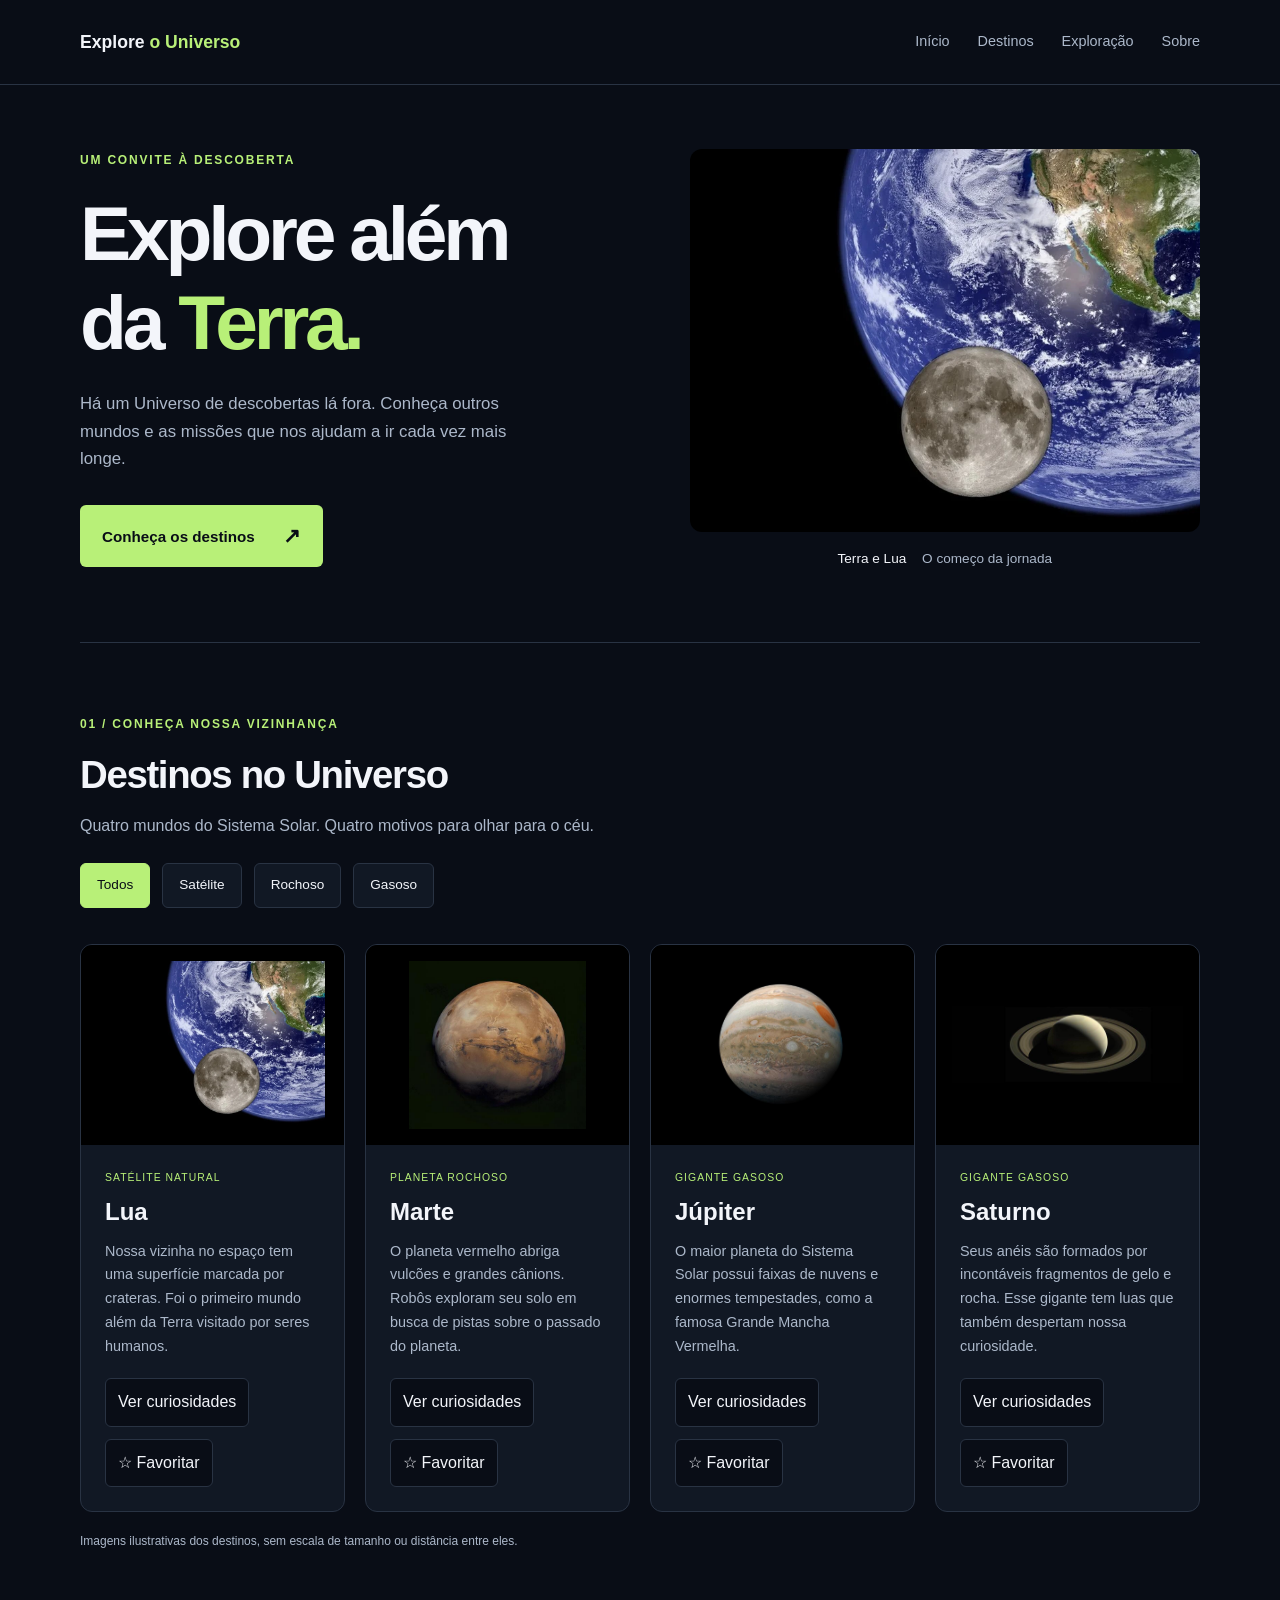
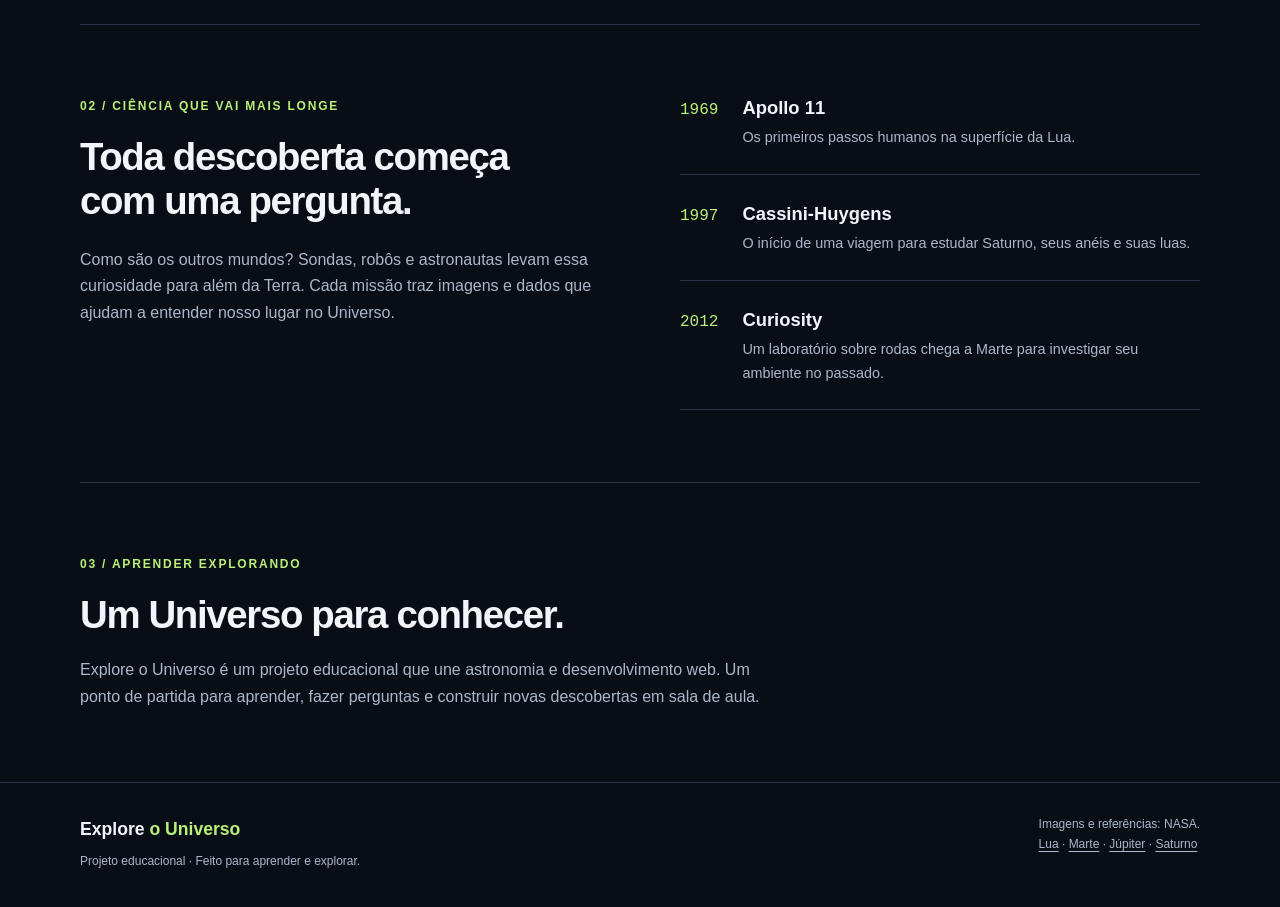
<file: Versao 2/index.html>
<!DOCTYPE html>
<html lang="pt-BR">

<head>
  <meta charset="UTF-8">
  <meta name="viewport" content="width=device-width, initial-scale=1.0">
  <meta name="description"
    content="Conheça a Lua, Marte, Júpiter e Saturno e descubra um pouco da história da exploração espacial.">
  <title>Explore o Universo</title>
  <link rel="stylesheet" href="css/estilos.css">
</head>

<body>
  <header class="cabecalho">
    <div class="container cabecalho-conteudo">
      <h1 class="marca"><a href="#inicio">Explore <span>o Universo</span></a></h1>
      <nav aria-label="Navegação principal">
        <ul class="menu">
          <li><a href="#inicio">Início</a></li>
          <li><a href="#destinos">Destinos</a></li>
          <li><a href="#exploracao">Exploração</a></li>
          <li><a href="#sobre">Sobre</a></li>
        </ul>
      </nav>
    </div>
  </header>

  <main>
    <section class="destaque container" id="inicio" aria-labelledby="titulo-destaque">
      <div class="destaque-texto">
        <p class="etiqueta">Um convite à descoberta</p>
        <h2 id="titulo-destaque">Explore além<br>da <span>Terra.</span></h2>
        <p class="introducao">Há um Universo de descobertas lá fora. Conheça outros mundos e as missões que nos ajudam a
          ir cada vez mais longe.</p>
        <a class="botao" href="#destinos">Conheça os destinos <span aria-hidden="true">↗</span></a>
      </div>
      <figure class="destaque-imagem">
        <img src="img/lua.webp" alt="Composição mostrando a Lua em primeiro plano e a Terra ao fundo." width="1000"
          height="750">
        <figcaption>Terra e Lua <span>O começo da jornada</span></figcaption>
      </figure>
    </section>

    <section class="destinos secao container" id="destinos" aria-labelledby="titulo-destinos">
      <p class="etiqueta">01 / Conheça nossa vizinhança</p>
      <h2 id="titulo-destinos">Destinos no Universo</h2>
      <p class="descricao-secao">Quatro mundos do Sistema Solar. Quatro motivos para olhar para o céu.</p>

      <!--DIV com o papel/finalidade de um grupo de botões  -->
      <!-- Usamos o aria-label para descrever/detalhar a finalidade desse grupo de botões -->
      <div class="filtros-destinos" role="group" aria-label="Filtrar destinos por categoria">
        <button data-filtro="todos" type="button" class="filtro-ativo" aria-pressed="true">Todos</button>
        <button data-filtro="satelite" type="button" aria-pressed="false">Satélite</button>
        <button data-filtro="rochoso" type="button" aria-pressed="false">Rochoso</button>
        <button data-filtro="gasoso" type="button" aria-pressed="false">Gasoso</button>
      </div>


      <div class="grade-destinos">
        <article class="card-destino" data-categoria="satelite">
          <img src="img/lua.webp" alt="Lua com áreas claras e escuras, em uma composição com a Terra ao fundo."
            width="760" height="570">
          <div class="card-conteudo">
            <p class="categoria">Satélite natural</p>
            <h3>Lua</h3>
            <p class="descricao-card">Nossa vizinha no espaço tem uma superfície marcada por crateras. Foi o primeiro
              mundo além da Terra visitado por seres humanos.</p>

            <!-- Atributos aria-* 
             Recursos importantes para sinalizar/avisar ferramentas/tecnologias de acessibilidade sobre diferentes estados dos elementos da página -->

            <div class="acoes-card">
              <button type="button" class="botao-curiosidade" aria-expanded="false" aria-controls="curiosidade-lua">
                Ver curiosidades
              </button>
              <button type="button" class="botao-favorito" aria-pressed="false">
                ☆ Favoritar
              </button>
            </div>

            <p class="curiosidade" id="curiosidade-lua" hidden>
              A Lua leva aproximadamente 27 dias para dar uma volta ao redor da Terra.
            </p>
          </div>
        </article>

        <article class="card-destino" data-categoria="rochoso">
          <img src="img/marte.jpg" alt="Marte visto do espaço, com superfície em tons avermelhados." width="506"
            height="480">
          <div class="card-conteudo">
            <p class="categoria">Planeta rochoso</p>
            <h3>Marte</h3>
            <p class="descricao-card">O planeta vermelho abriga vulcões e grandes cânions. Robôs exploram seu solo em
              busca de pistas sobre o passado do planeta.</p>

            <div class="acoes-card">
              <button type="button" class="botao-curiosidade" aria-expanded="false" aria-controls="curiosidade-marte">
                Ver curiosidades
              </button>
              <button type="button" class="botao-favorito" aria-pressed="false">
                ☆ Favoritar
              </button>
            </div>

            <p class="curiosidade" id="curiosidade-marte" hidden>Um dia em Marte dura cerca de 24 horas e 40 minutos.
            </p>

          </div>
        </article>

        <article class="card-destino" data-categoria="gasoso">
          <img src="img/jupiter.jpg" alt="Júpiter com faixas de nuvens e uma grande tempestade oval." width="750"
            height="750">
          <div class="card-conteudo">
            <p class="categoria">Gigante gasoso</p>
            <h3>Júpiter</h3>
            <p class="descricao-card">O maior planeta do Sistema Solar possui faixas de nuvens e enormes tempestades,
              como a famosa Grande Mancha Vermelha.</p>

            <div class="acoes-card">
              <button type="button" class="botao-curiosidade" aria-expanded="false" aria-controls="curiosidade-jupiter">
                Ver curiosidades
              </button>
              <button type="button" class="botao-favorito" aria-pressed="false">
                ☆ Favoritar
              </button>
            </div>

            <p class="curiosidade" id="curiosidade-jupiter" hidden>Júpiter leva cerca de 12 anos terrestres para
              completar uma
              volta ao redor do Sol.</p>

          </div>
        </article>

        <article class="card-destino" data-categoria="gasoso">
          <img src="img/saturno.jpg" alt="Saturno envolvido por seus amplos anéis, contra o fundo escuro do espaço."
            width="960" height="320">
          <div class="card-conteudo">
            <p class="categoria">Gigante gasoso</p>
            <h3>Saturno</h3>
            <p class="descricao-card">Seus anéis são formados por incontáveis fragmentos de gelo e rocha. Esse gigante
              tem luas que também despertam nossa curiosidade.</p>

            <div class="acoes-card">
              <button type="button" class="botao-curiosidade" aria-expanded="false" aria-controls="curiosidade-saturno">
                Ver curiosidades
              </button>
              <button type="button" class="botao-favorito" aria-pressed="false">
                ☆ Favoritar
              </button>
            </div>

            <p class="curiosidade" id="curiosidade-saturno" hidden>Saturno leva aproximadamente 29 anos terrestres para
              completar uma volta ao redor do Sol.</p>

          </div>
        </article>
      </div>
      <p class="nota">Imagens ilustrativas dos destinos, sem escala de tamanho ou distância entre eles.</p>
    </section>

    <section class="exploracao secao container" id="exploracao" aria-labelledby="titulo-exploracao">
      <div>
        <p class="etiqueta">02 / Ciência que vai mais longe</p>
        <h2 id="titulo-exploracao">Toda descoberta começa com uma pergunta.</h2>
        <p>Como são os outros mundos? Sondas, robôs e astronautas levam essa curiosidade para além da Terra. Cada missão
          traz imagens e dados que ajudam a entender nosso lugar no Universo.</p>
      </div>
      <ol class="missoes" aria-label="Marcos da exploração espacial">
        <li><span class="ano">1969</span>
          <div>
            <h3>Apollo 11</h3>
            <p>Os primeiros passos humanos na superfície da Lua.</p>
          </div>
        </li>
        <li><span class="ano">1997</span>
          <div>
            <h3>Cassini-Huygens</h3>
            <p>O início de uma viagem para estudar Saturno, seus anéis e suas luas.</p>
          </div>
        </li>
        <li><span class="ano">2012</span>
          <div>
            <h3>Curiosity</h3>
            <p>Um laboratório sobre rodas chega a Marte para investigar seu ambiente no passado.</p>
          </div>
        </li>
      </ol>
    </section>

    <section class="sobre secao container" id="sobre" aria-labelledby="titulo-sobre">
      <p class="etiqueta">03 / Aprender explorando</p>
      <h2 id="titulo-sobre">Um Universo para conhecer.</h2>
      <p>Explore o Universo é um projeto educacional que une astronomia e desenvolvimento web. Um ponto de partida para
        aprender, fazer perguntas e construir novas descobertas em sala de aula.</p>
    </section>
  </main>

  <footer class="rodape">
    <div class="container rodape-conteudo">
      <div>
        <p class="marca">Explore <span>o Universo</span></p>
        <p class="texto-rodape">Projeto educacional · Feito para aprender e explorar.</p>
      </div>
      <p class="creditos">Imagens e referências: NASA.<br>
        <a href="https://science.nasa.gov/moon/">Lua</a> ·
        <a href="https://science.nasa.gov/mars/">Marte</a> ·
        <a href="https://science.nasa.gov/jupiter/">Júpiter</a> ·
        <a href="https://science.nasa.gov/saturn/">Saturno</a>
      </p>
    </div>
  </footer>

  <script src="js/script.js"></script>

</body>

</html>
</file>
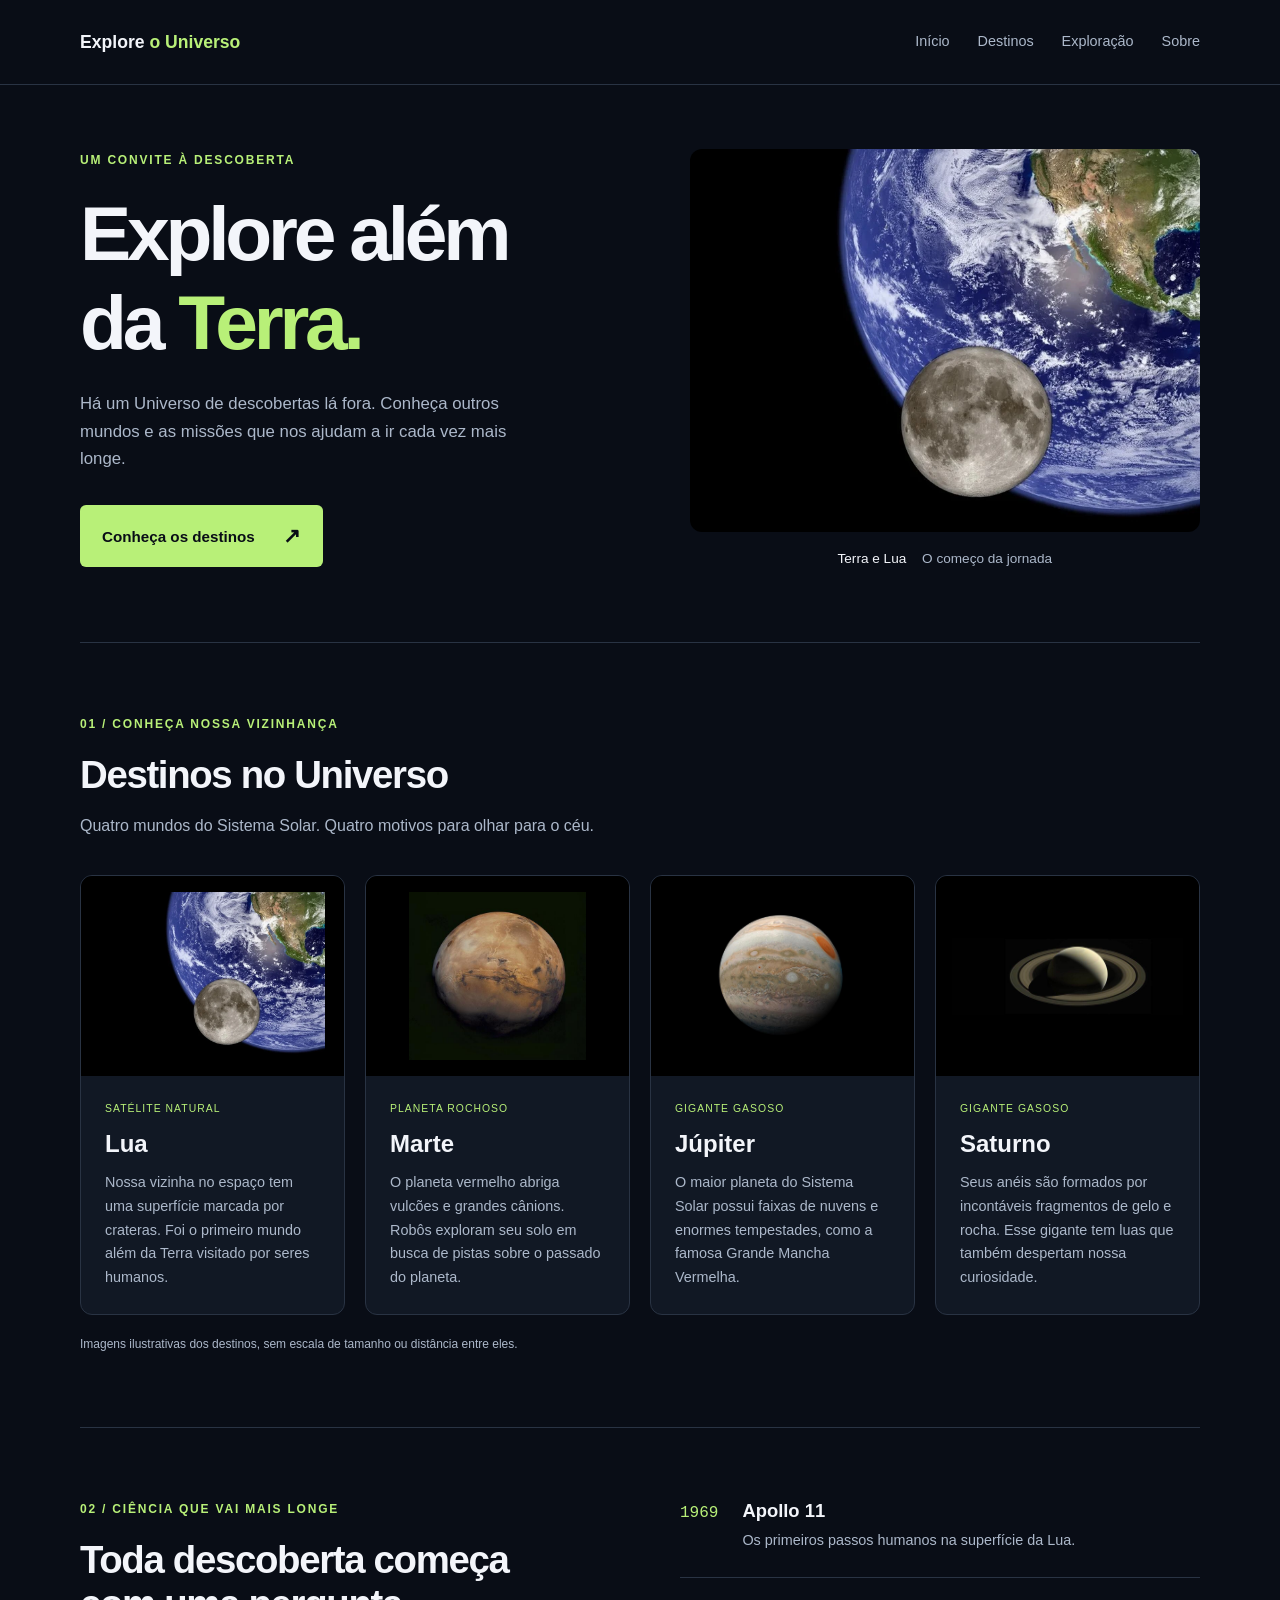
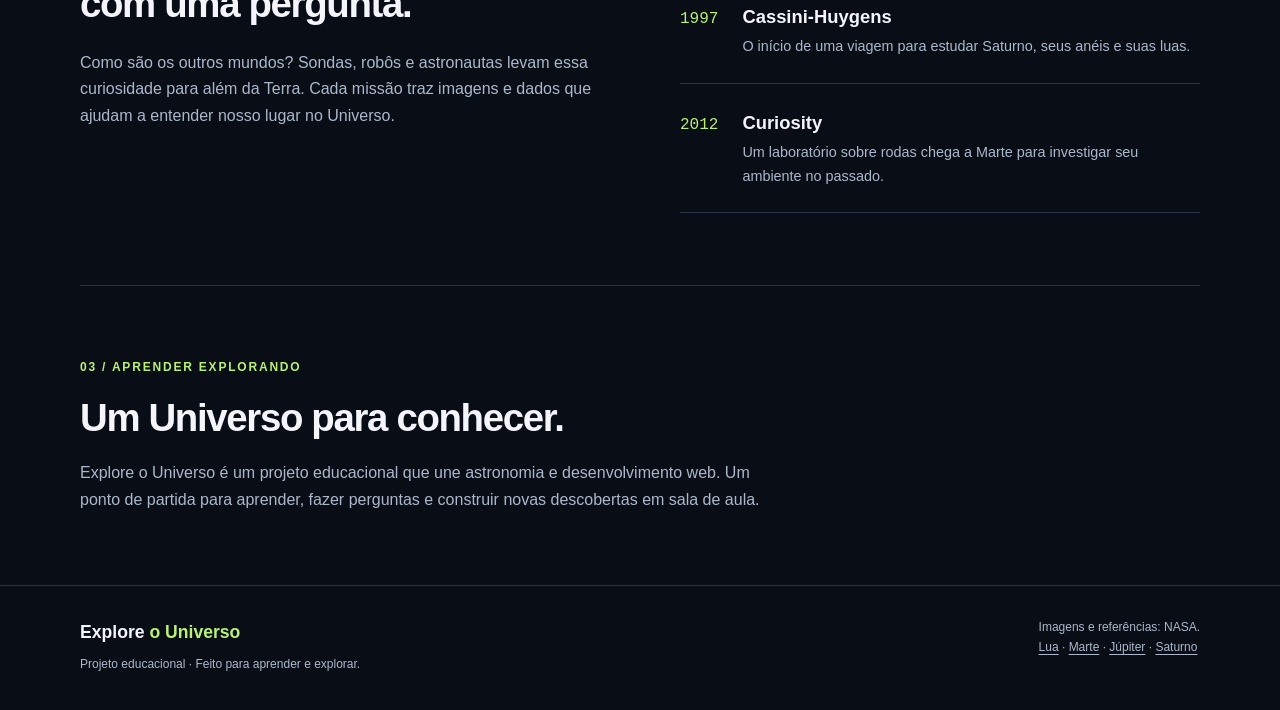
<file: versao0/index.html>
<!DOCTYPE html>
<html lang="pt-BR">
<head>
  <meta charset="UTF-8">
  <meta name="viewport" content="width=device-width, initial-scale=1.0">
  <meta name="description" content="Conheça a Lua, Marte, Júpiter e Saturno e descubra um pouco da história da exploração espacial.">
  <title>Explore o Universo</title>
  <link rel="stylesheet" href="css/estilos.css">
</head>
<body>
  <header class="cabecalho">
    <div class="container cabecalho-conteudo">
      <h1 class="marca"><a href="#inicio">Explore <span>o Universo</span></a></h1>
      <nav aria-label="Navegação principal">
        <ul class="menu">
          <li><a href="#inicio">Início</a></li>
          <li><a href="#destinos">Destinos</a></li>
          <li><a href="#exploracao">Exploração</a></li>
          <li><a href="#sobre">Sobre</a></li>
        </ul>
      </nav>
    </div>
  </header>

  <main>
    <section class="destaque container" id="inicio" aria-labelledby="titulo-destaque">
      <div class="destaque-texto">
        <p class="etiqueta">Um convite à descoberta</p>
        <h2 id="titulo-destaque">Explore além<br>da <span>Terra.</span></h2>
        <p class="introducao">Há um Universo de descobertas lá fora. Conheça outros mundos e as missões que nos ajudam a ir cada vez mais longe.</p>
        <a class="botao" href="#destinos">Conheça os destinos <span aria-hidden="true">↗</span></a>
      </div>
      <figure class="destaque-imagem">
        <img src="img/lua.webp" alt="Composição mostrando a Lua em primeiro plano e a Terra ao fundo." width="1000" height="750">
        <figcaption>Terra e Lua <span>O começo da jornada</span></figcaption>
      </figure>
    </section>

    <section class="destinos secao container" id="destinos" aria-labelledby="titulo-destinos">
      <p class="etiqueta">01 / Conheça nossa vizinhança</p>
      <h2 id="titulo-destinos">Destinos no Universo</h2>
      <p class="descricao-secao">Quatro mundos do Sistema Solar. Quatro motivos para olhar para o céu.</p>

      <div class="grade-destinos">
        <article class="card-destino">
          <img src="img/lua.webp" alt="Lua com áreas claras e escuras, em uma composição com a Terra ao fundo." width="760" height="570">
          <div class="card-conteudo">
            <p class="categoria">Satélite natural</p>
            <h3>Lua</h3>
            <p class="descricao-card">Nossa vizinha no espaço tem uma superfície marcada por crateras. Foi o primeiro mundo além da Terra visitado por seres humanos.</p>
          </div>
        </article>

        <article class="card-destino">
          <img src="img/marte.jpg" alt="Marte visto do espaço, com superfície em tons avermelhados." width="506" height="480">
          <div class="card-conteudo">
            <p class="categoria">Planeta rochoso</p>
            <h3>Marte</h3>
            <p class="descricao-card">O planeta vermelho abriga vulcões e grandes cânions. Robôs exploram seu solo em busca de pistas sobre o passado do planeta.</p>
          </div>
        </article>

        <article class="card-destino">
          <img src="img/jupiter.jpg" alt="Júpiter com faixas de nuvens e uma grande tempestade oval." width="750" height="750">
          <div class="card-conteudo">
            <p class="categoria">Gigante gasoso</p>
            <h3>Júpiter</h3>
            <p class="descricao-card">O maior planeta do Sistema Solar possui faixas de nuvens e enormes tempestades, como a famosa Grande Mancha Vermelha.</p>
          </div>
        </article>

        <article class="card-destino">
          <img src="img/saturno.jpg" alt="Saturno envolvido por seus amplos anéis, contra o fundo escuro do espaço." width="960" height="320">
          <div class="card-conteudo">
            <p class="categoria">Gigante gasoso</p>
            <h3>Saturno</h3>
            <p class="descricao-card">Seus anéis são formados por incontáveis fragmentos de gelo e rocha. Esse gigante tem luas que também despertam nossa curiosidade.</p>
          </div>
        </article>
      </div>
      <p class="nota">Imagens ilustrativas dos destinos, sem escala de tamanho ou distância entre eles.</p>
    </section>

    <section class="exploracao secao container" id="exploracao" aria-labelledby="titulo-exploracao">
      <div>
        <p class="etiqueta">02 / Ciência que vai mais longe</p>
        <h2 id="titulo-exploracao">Toda descoberta começa com uma pergunta.</h2>
        <p>Como são os outros mundos? Sondas, robôs e astronautas levam essa curiosidade para além da Terra. Cada missão traz imagens e dados que ajudam a entender nosso lugar no Universo.</p>
      </div>
      <ol class="missoes" aria-label="Marcos da exploração espacial">
        <li><span class="ano">1969</span><div><h3>Apollo 11</h3><p>Os primeiros passos humanos na superfície da Lua.</p></div></li>
        <li><span class="ano">1997</span><div><h3>Cassini-Huygens</h3><p>O início de uma viagem para estudar Saturno, seus anéis e suas luas.</p></div></li>
        <li><span class="ano">2012</span><div><h3>Curiosity</h3><p>Um laboratório sobre rodas chega a Marte para investigar seu ambiente no passado.</p></div></li>
      </ol>
    </section>

    <section class="sobre secao container" id="sobre" aria-labelledby="titulo-sobre">
      <p class="etiqueta">03 / Aprender explorando</p>
      <h2 id="titulo-sobre">Um Universo para conhecer.</h2>
      <p>Explore o Universo é um projeto educacional que une astronomia e desenvolvimento web. Um ponto de partida para aprender, fazer perguntas e construir novas descobertas em sala de aula.</p>
    </section>
  </main>

  <footer class="rodape">
    <div class="container rodape-conteudo">
      <div><p class="marca">Explore <span>o Universo</span></p><p class="texto-rodape">Projeto educacional · Feito para aprender e explorar.</p></div>
      <p class="creditos">Imagens e referências: NASA.<br>
        <a href="https://science.nasa.gov/moon/">Lua</a> ·
        <a href="https://science.nasa.gov/mars/">Marte</a> ·
        <a href="https://science.nasa.gov/jupiter/">Júpiter</a> ·
        <a href="https://science.nasa.gov/saturn/">Saturno</a>
      </p>
    </div>
  </footer>
</body>
</html>
</file>
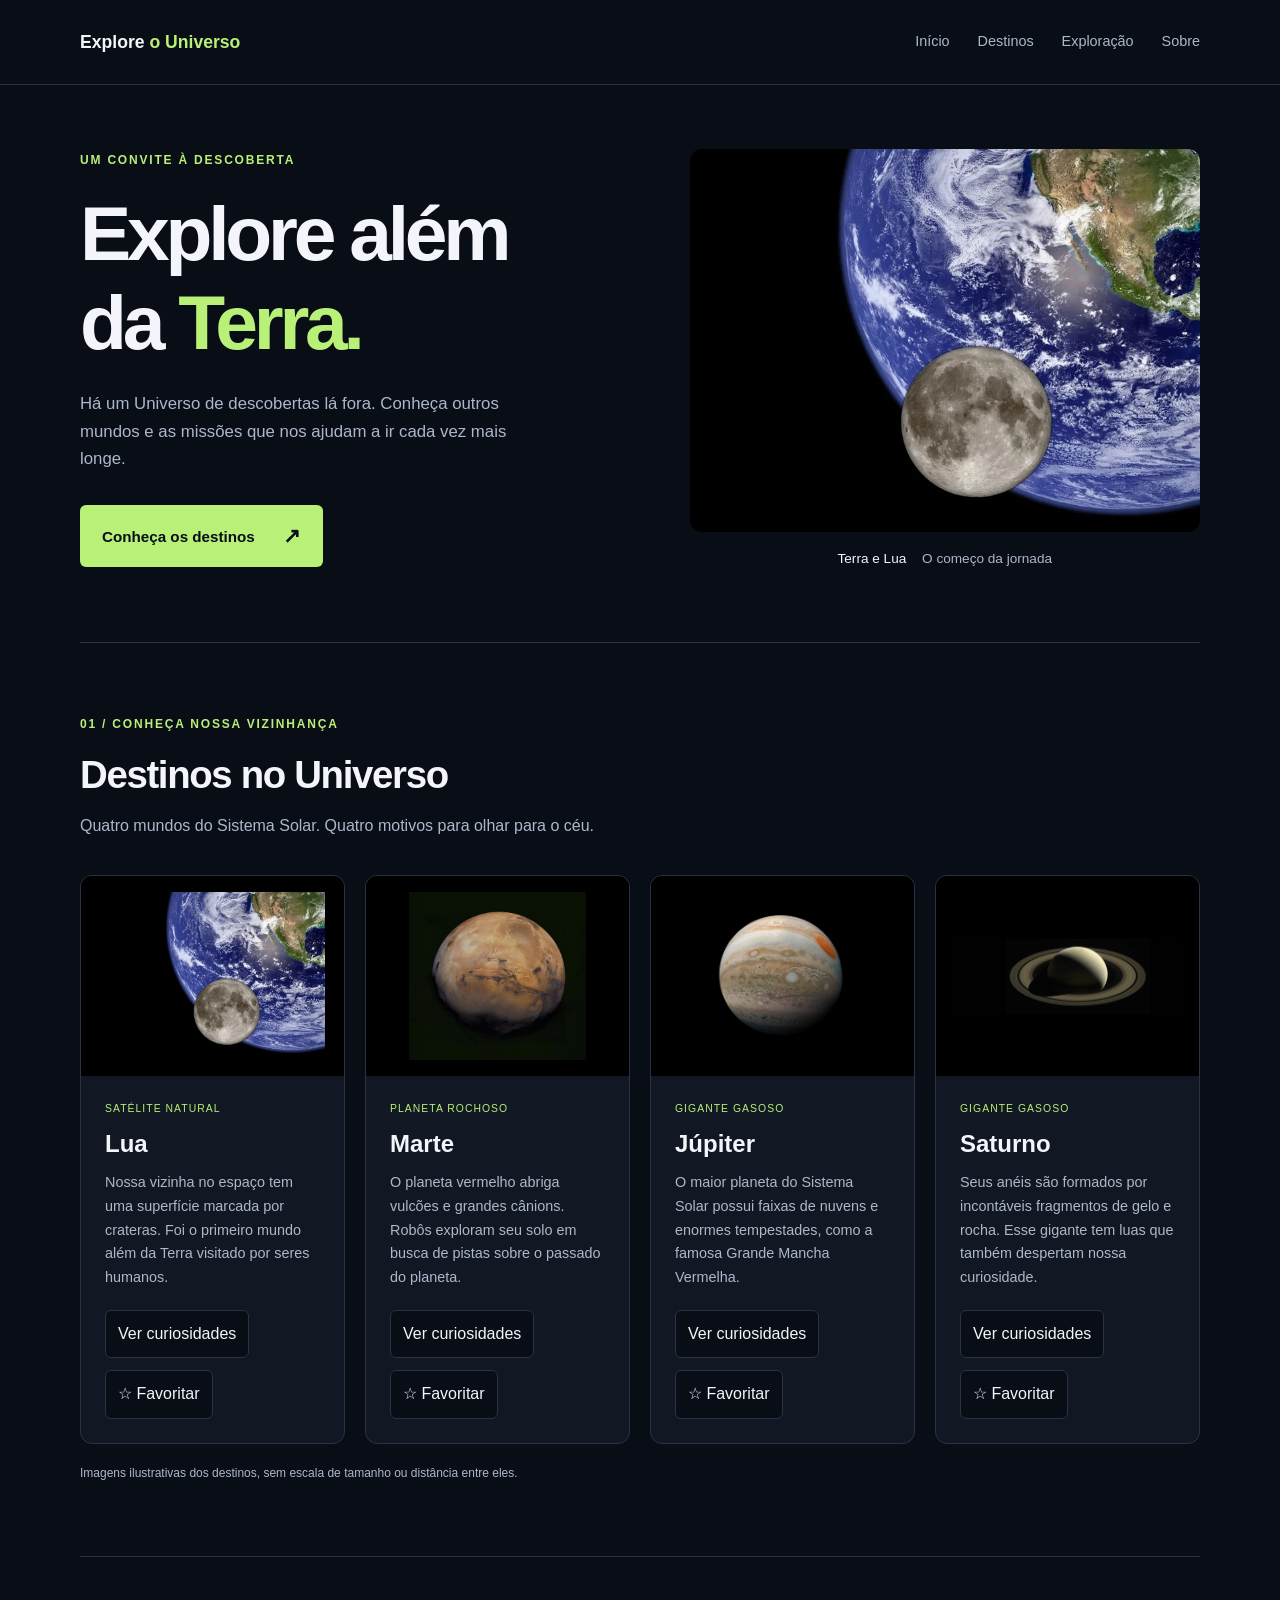
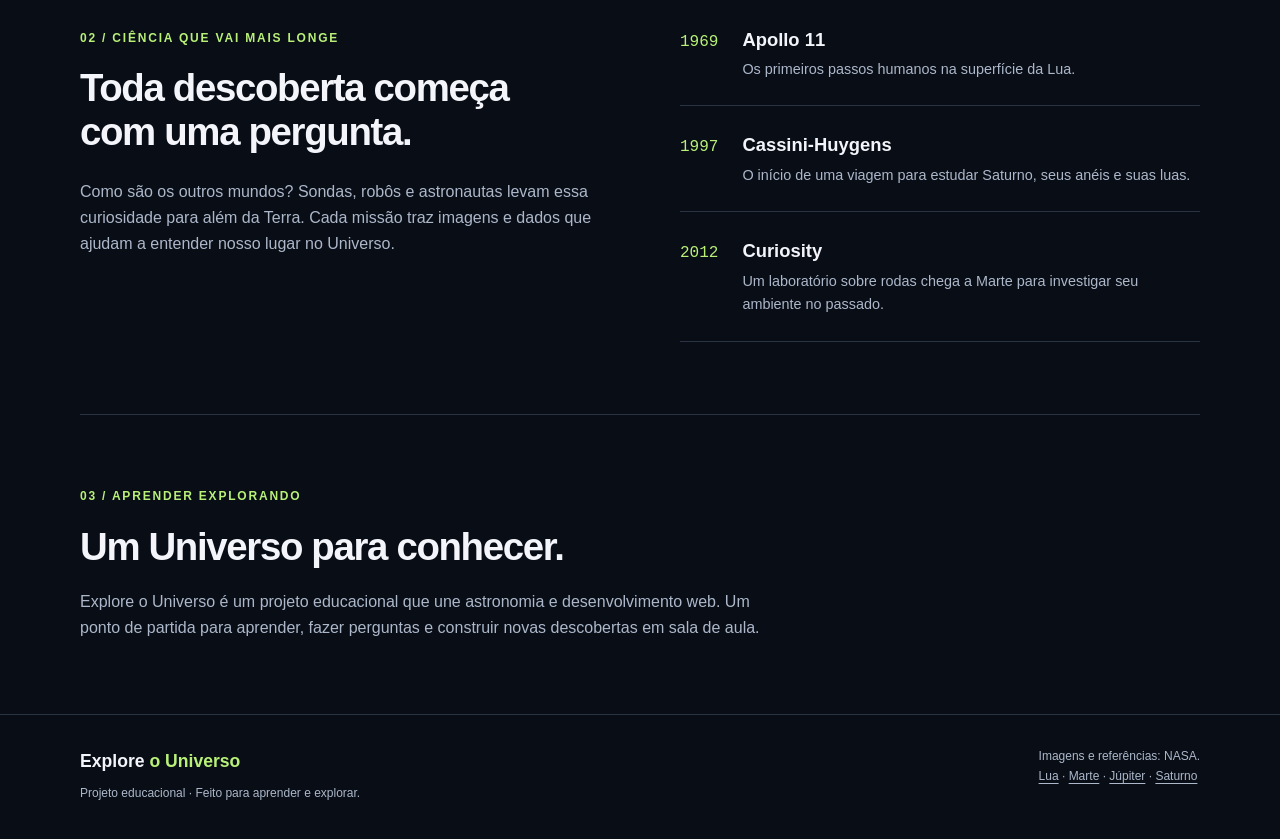
<file: versao1/index.html>
<!DOCTYPE html>
<html lang="pt-BR">

<head>
  <meta charset="UTF-8">
  <meta name="viewport" content="width=device-width, initial-scale=1.0">
  <meta name="description"
    content="Conheça a Lua, Marte, Júpiter e Saturno e descubra um pouco da história da exploração espacial.">
  <title>Explore o Universo</title>
  <link rel="stylesheet" href="css/estilos.css">
</head>

<body>
  <header class="cabecalho">
    <div class="container cabecalho-conteudo">
      <h1 class="marca"><a href="#inicio">Explore <span>o Universo</span></a></h1>
      <nav aria-label="Navegação principal">
        <ul class="menu">
          <li><a href="#inicio">Início</a></li>
          <li><a href="#destinos">Destinos</a></li>
          <li><a href="#exploracao">Exploração</a></li>
          <li><a href="#sobre">Sobre</a></li>
        </ul>
      </nav>
    </div>
  </header>

  <main>
    <section class="destaque container" id="inicio" aria-labelledby="titulo-destaque">
      <div class="destaque-texto">
        <p class="etiqueta">Um convite à descoberta</p>
        <h2 id="titulo-destaque">Explore além<br>da <span>Terra.</span></h2>
        <p class="introducao">Há um Universo de descobertas lá fora. Conheça outros mundos e as missões que nos ajudam a
          ir cada vez mais longe.</p>
        <a class="botao" href="#destinos">Conheça os destinos <span aria-hidden="true">↗</span></a>
      </div>
      <figure class="destaque-imagem">
        <img src="img/lua.webp" alt="Composição mostrando a Lua em primeiro plano e a Terra ao fundo." width="1000"
          height="750">
        <figcaption>Terra e Lua <span>O começo da jornada</span></figcaption>
      </figure>
    </section>

    <section class="destinos secao container" id="destinos" aria-labelledby="titulo-destinos">
      <p class="etiqueta">01 / Conheça nossa vizinhança</p>
      <h2 id="titulo-destinos">Destinos no Universo</h2>
      <p class="descricao-secao">Quatro mundos do Sistema Solar. Quatro motivos para olhar para o céu.</p>

      <div class="grade-destinos">
        <article class="card-destino">
          <img src="img/lua.webp" alt="Lua com áreas claras e escuras, em uma composição com a Terra ao fundo."
            width="760" height="570">
          <div class="card-conteudo">
            <p class="categoria">Satélite natural</p>
            <h3>Lua</h3>
            <p class="descricao-card">Nossa vizinha no espaço tem uma superfície marcada por crateras. Foi o primeiro
              mundo além da Terra visitado por seres humanos.</p>

            <!-- Atributos aria-* 
             Recursos importantes para sinalizar/avisar ferramentas/tecnologias de acessibilidade sobre diferentes estados dos elementos da página -->

            <div class="acoes-card">
              <button type="button" class="botao-curiosidade" aria-expanded="false" aria-controls="curiosidade-lua">
                Ver curiosidades
              </button>
              <button type="button" class="botao-favorito" aria-pressed="false">
                ☆ Favoritar
              </button>
            </div>

            <p class="curiosidade" id="curiosidade-lua" hidden>
              A Lua leva aproximadamente 27 dias para dar uma volta ao redor da Terra.
            </p>
          </div>
        </article>

        <article class="card-destino">
          <img src="img/marte.jpg" alt="Marte visto do espaço, com superfície em tons avermelhados." width="506"
            height="480">
          <div class="card-conteudo">
            <p class="categoria">Planeta rochoso</p>
            <h3>Marte</h3>
            <p class="descricao-card">O planeta vermelho abriga vulcões e grandes cânions. Robôs exploram seu solo em
              busca de pistas sobre o passado do planeta.</p>

            <div class="acoes-card">
              <button type="button" class="botao-curiosidade" aria-expanded="false" aria-controls="curiosidade-marte" >
                Ver curiosidades
              </button>
              <button type="button" class="botao-favorito" aria-pressed="false">
                ☆ Favoritar
              </button>
            </div>

            <p class="curiosidade" id="curiosidade-marte" hidden>Um dia em Marte dura cerca de 24 horas e 40 minutos.</p>

          </div>
        </article>

        <article class="card-destino">
          <img src="img/jupiter.jpg" alt="Júpiter com faixas de nuvens e uma grande tempestade oval." width="750"
            height="750">
          <div class="card-conteudo">
            <p class="categoria">Gigante gasoso</p>
            <h3>Júpiter</h3>
            <p class="descricao-card">O maior planeta do Sistema Solar possui faixas de nuvens e enormes tempestades,
              como a famosa Grande Mancha Vermelha.</p>

            <div class="acoes-card">
              <button type="button" class="botao-curiosidade" aria-expanded="false" aria-controls="curiosidade-jupiter" >
                Ver curiosidades
              </button>
              <button type="button" class="botao-favorito" aria-pressed="false">
                ☆ Favoritar
              </button>
            </div>

            <p class="curiosidade" id="curiosidade-jupiter" hidden>Júpiter leva cerca de 12 anos terrestres para completar uma
              volta ao redor do Sol.</p>

          </div>
        </article>

        <article class="card-destino">
          <img src="img/saturno.jpg" alt="Saturno envolvido por seus amplos anéis, contra o fundo escuro do espaço."
            width="960" height="320">
          <div class="card-conteudo">
            <p class="categoria">Gigante gasoso</p>
            <h3>Saturno</h3>
            <p class="descricao-card">Seus anéis são formados por incontáveis fragmentos de gelo e rocha. Esse gigante
              tem luas que também despertam nossa curiosidade.</p>

            <div class="acoes-card">
              <button type="button" class="botao-curiosidade" aria-expanded="false" aria-controls="curiosidade-saturno" >
                Ver curiosidades
              </button>
              <button type="button" class="botao-favorito" aria-pressed="false">
                ☆ Favoritar
              </button>
            </div>

            <p class="curiosidade" id="curiosidade-saturno" hidden>Saturno leva aproximadamente 29 anos terrestres para
              completar uma volta ao redor do Sol.</p>

          </div>
        </article>
      </div>
      <p class="nota">Imagens ilustrativas dos destinos, sem escala de tamanho ou distância entre eles.</p>
    </section>

    <section class="exploracao secao container" id="exploracao" aria-labelledby="titulo-exploracao">
      <div>
        <p class="etiqueta">02 / Ciência que vai mais longe</p>
        <h2 id="titulo-exploracao">Toda descoberta começa com uma pergunta.</h2>
        <p>Como são os outros mundos? Sondas, robôs e astronautas levam essa curiosidade para além da Terra. Cada missão
          traz imagens e dados que ajudam a entender nosso lugar no Universo.</p>
      </div>
      <ol class="missoes" aria-label="Marcos da exploração espacial">
        <li><span class="ano">1969</span>
          <div>
            <h3>Apollo 11</h3>
            <p>Os primeiros passos humanos na superfície da Lua.</p>
          </div>
        </li>
        <li><span class="ano">1997</span>
          <div>
            <h3>Cassini-Huygens</h3>
            <p>O início de uma viagem para estudar Saturno, seus anéis e suas luas.</p>
          </div>
        </li>
        <li><span class="ano">2012</span>
          <div>
            <h3>Curiosity</h3>
            <p>Um laboratório sobre rodas chega a Marte para investigar seu ambiente no passado.</p>
          </div>
        </li>
      </ol>
    </section>

    <section class="sobre secao container" id="sobre" aria-labelledby="titulo-sobre">
      <p class="etiqueta">03 / Aprender explorando</p>
      <h2 id="titulo-sobre">Um Universo para conhecer.</h2>
      <p>Explore o Universo é um projeto educacional que une astronomia e desenvolvimento web. Um ponto de partida para
        aprender, fazer perguntas e construir novas descobertas em sala de aula.</p>
    </section>
  </main>

  <footer class="rodape">
    <div class="container rodape-conteudo">
      <div>
        <p class="marca">Explore <span>o Universo</span></p>
        <p class="texto-rodape">Projeto educacional · Feito para aprender e explorar.</p>
      </div>
      <p class="creditos">Imagens e referências: NASA.<br>
        <a href="https://science.nasa.gov/moon/">Lua</a> ·
        <a href="https://science.nasa.gov/mars/">Marte</a> ·
        <a href="https://science.nasa.gov/jupiter/">Júpiter</a> ·
        <a href="https://science.nasa.gov/saturn/">Saturno</a>
      </p>
    </div>
  </footer>

  <script src="js/script.js"></script>

</body>
</html>
</file>
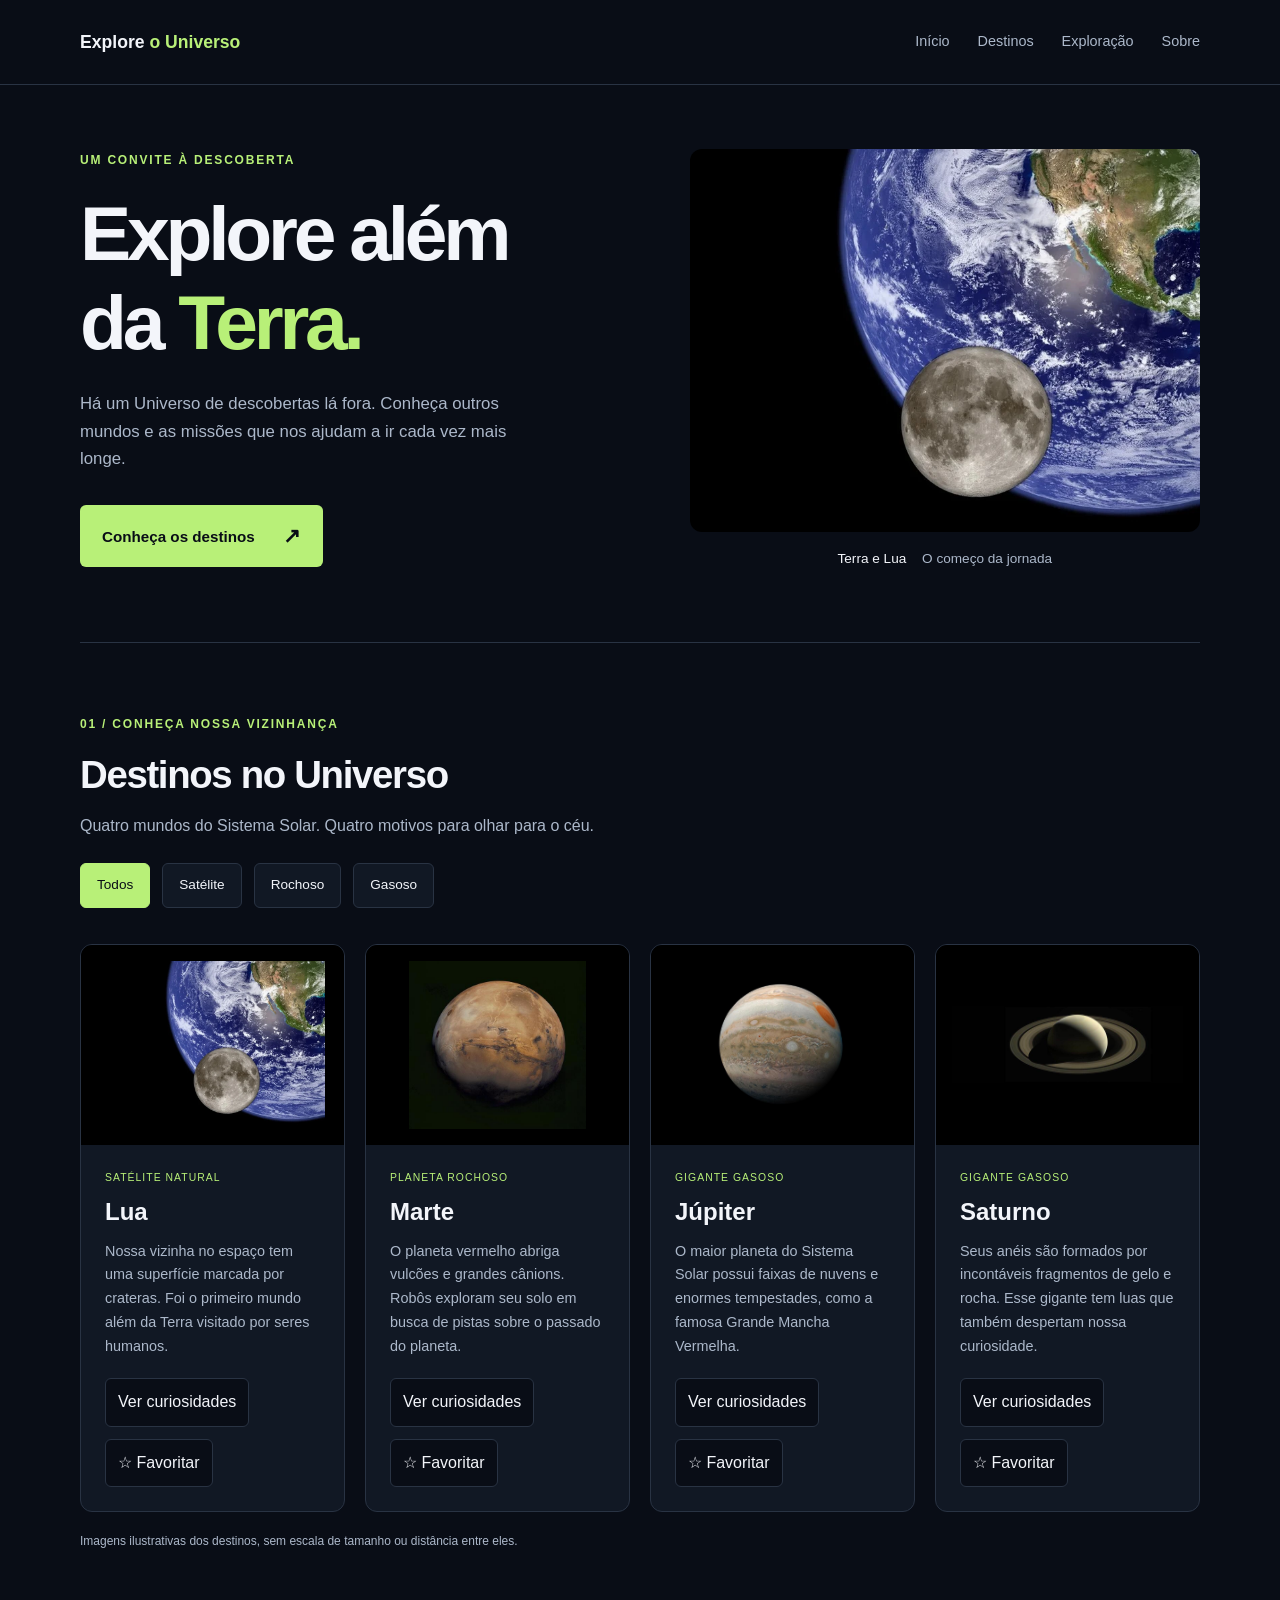
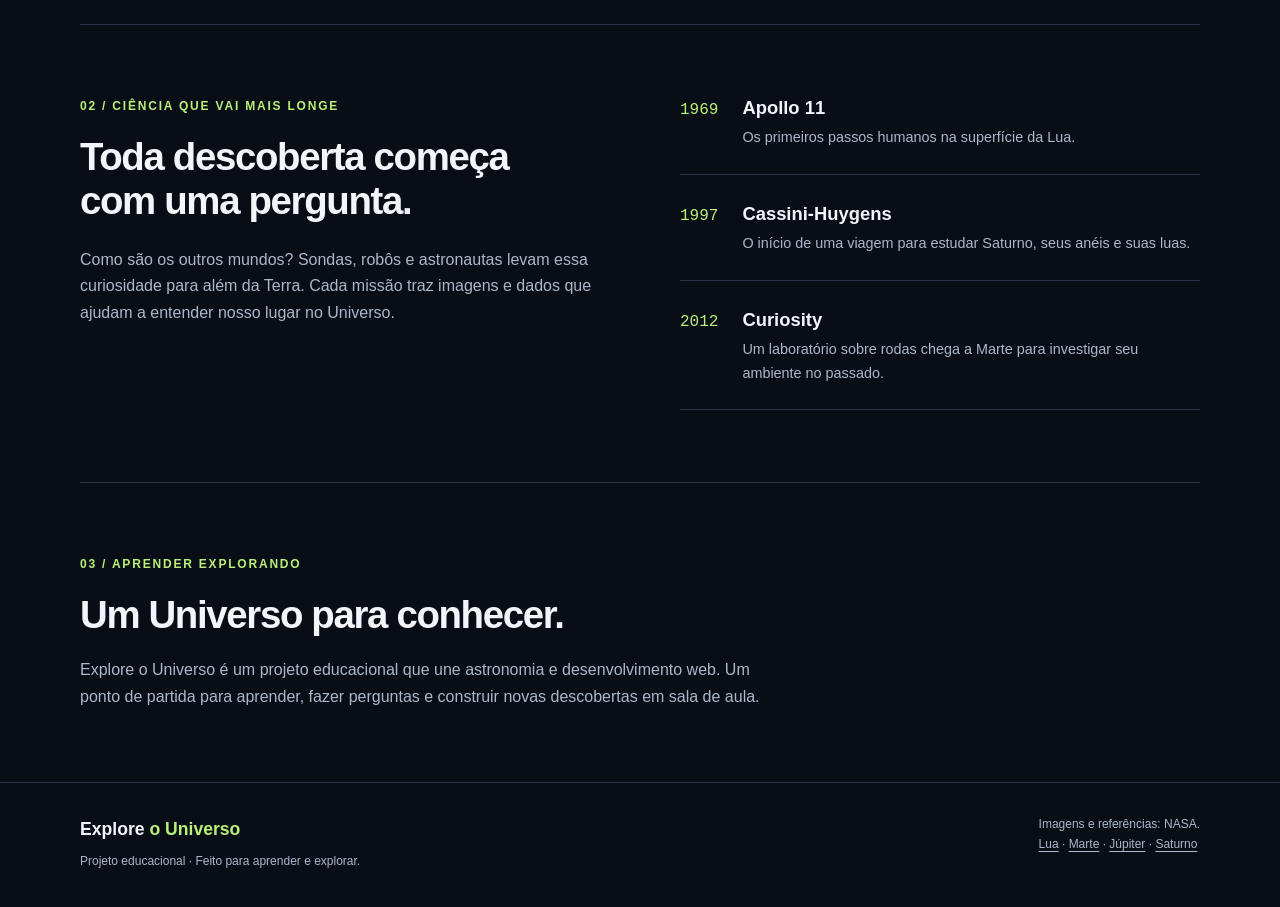
<file: Versao3/index.html>
<!DOCTYPE html>
<html lang="pt-BR">

<head>
  <meta charset="UTF-8">
  <meta name="viewport" content="width=device-width, initial-scale=1.0">
  <meta name="description"
    content="Conheça a Lua, Marte, Júpiter e Saturno e descubra um pouco da história da exploração espacial.">
  <title>Explore o Universo</title>
  <link rel="stylesheet" href="css/estilos.css">
</head>

<body>
  <header class="cabecalho">
    <div class="container cabecalho-conteudo">
      <h1 class="marca"><a href="#inicio">Explore <span>o Universo</span></a></h1>

      <button type="button" class="botao-menu" aria-expanded="false" aria-controls="navegacao-principal">☰ Menu</button>

      <nav aria-label="Navegação principal" id="navegacao-principal" class="navegacao-principal">
        <ul class="menu">
          <li><a href="#inicio">Início</a></li>
          <li><a href="#destinos">Destinos</a></li>
          <li><a href="#exploracao">Exploração</a></li>
          <li><a href="#sobre">Sobre</a></li>
        </ul>
      </nav>
    </div>
  </header>

  <main>
    <section class="destaque container" id="inicio" aria-labelledby="titulo-destaque">
      <div class="destaque-texto">
        <p class="etiqueta">Um convite à descoberta</p>
        <h2 id="titulo-destaque">Explore além<br>da <span>Terra.</span></h2>
        <p class="introducao">Há um Universo de descobertas lá fora. Conheça outros mundos e as missões que nos ajudam a
          ir cada vez mais longe.</p>
        <a class="botao" href="#destinos">Conheça os destinos <span aria-hidden="true">↗</span></a>
      </div>
      <figure class="destaque-imagem">
        <img src="img/lua.webp" alt="Composição mostrando a Lua em primeiro plano e a Terra ao fundo." width="1000"
          height="750">
        <figcaption>Terra e Lua <span>O começo da jornada</span></figcaption>
      </figure>
    </section>

    <section class="destinos secao container" id="destinos" aria-labelledby="titulo-destinos">
      <p class="etiqueta">01 / Conheça nossa vizinhança</p>
      <h2 id="titulo-destinos">Destinos no Universo</h2>
      <p class="descricao-secao">Quatro mundos do Sistema Solar. Quatro motivos para olhar para o céu.</p>

      <!--DIV com o papel/finalidade de um grupo de botões  -->
      <!-- Usamos o aria-label para descrever/detalhar a finalidade desse grupo de botões -->
      <div class="filtros-destinos" role="group" aria-label="Filtrar destinos por categoria">
        <button data-filtro="todos" type="button" class="filtro-ativo" aria-pressed="true">Todos</button>
        <button data-filtro="satelite" type="button" aria-pressed="false">Satélite</button>
        <button data-filtro="rochoso" type="button" aria-pressed="false">Rochoso</button>
        <button data-filtro="gasoso" type="button" aria-pressed="false">Gasoso</button>
      </div>


      <div class="grade-destinos">
        <article class="card-destino" data-categoria="satelite">
          <img src="img/lua.webp" alt="Lua com áreas claras e escuras, em uma composição com a Terra ao fundo."
            width="760" height="570">
          <div class="card-conteudo">
            <p class="categoria">Satélite natural</p>
            <h3>Lua</h3>
            <p class="descricao-card">Nossa vizinha no espaço tem uma superfície marcada por crateras. Foi o primeiro
              mundo além da Terra visitado por seres humanos.</p>

            <!-- Atributos aria-* 
             Recursos importantes para sinalizar/avisar ferramentas/tecnologias de acessibilidade sobre diferentes estados dos elementos da página -->

            <div class="acoes-card">
              <button type="button" class="botao-curiosidade" aria-expanded="false" aria-controls="curiosidade-lua">
                Ver curiosidades
              </button>
              <button type="button" class="botao-favorito" aria-pressed="false">
                ☆ Favoritar
              </button>
            </div>

            <p class="curiosidade" id="curiosidade-lua" hidden>
              A Lua leva aproximadamente 27 dias para dar uma volta ao redor da Terra.
            </p>
          </div>
        </article>

        <article class="card-destino" data-categoria="rochoso">
          <img src="img/marte.jpg" alt="Marte visto do espaço, com superfície em tons avermelhados." width="506"
            height="480">
          <div class="card-conteudo">
            <p class="categoria">Planeta rochoso</p>
            <h3>Marte</h3>
            <p class="descricao-card">O planeta vermelho abriga vulcões e grandes cânions. Robôs exploram seu solo em
              busca de pistas sobre o passado do planeta.</p>

            <div class="acoes-card">
              <button type="button" class="botao-curiosidade" aria-expanded="false" aria-controls="curiosidade-marte">
                Ver curiosidades
              </button>
              <button type="button" class="botao-favorito" aria-pressed="false">
                ☆ Favoritar
              </button>
            </div>

            <p class="curiosidade" id="curiosidade-marte" hidden>Um dia em Marte dura cerca de 24 horas e 40 minutos.
            </p>

          </div>
        </article>

        <article class="card-destino" data-categoria="gasoso">
          <img src="img/jupiter.jpg" alt="Júpiter com faixas de nuvens e uma grande tempestade oval." width="750"
            height="750">
          <div class="card-conteudo">
            <p class="categoria">Gigante gasoso</p>
            <h3>Júpiter</h3>
            <p class="descricao-card">O maior planeta do Sistema Solar possui faixas de nuvens e enormes tempestades,
              como a famosa Grande Mancha Vermelha.</p>

            <div class="acoes-card">
              <button type="button" class="botao-curiosidade" aria-expanded="false" aria-controls="curiosidade-jupiter">
                Ver curiosidades
              </button>
              <button type="button" class="botao-favorito" aria-pressed="false">
                ☆ Favoritar
              </button>
            </div>

            <p class="curiosidade" id="curiosidade-jupiter" hidden>Júpiter leva cerca de 12 anos terrestres para
              completar uma
              volta ao redor do Sol.</p>

          </div>
        </article>

        <article class="card-destino" data-categoria="gasoso">
          <img src="img/saturno.jpg" alt="Saturno envolvido por seus amplos anéis, contra o fundo escuro do espaço."
            width="960" height="320">
          <div class="card-conteudo">
            <p class="categoria">Gigante gasoso</p>
            <h3>Saturno</h3>
            <p class="descricao-card">Seus anéis são formados por incontáveis fragmentos de gelo e rocha. Esse gigante
              tem luas que também despertam nossa curiosidade.</p>

            <div class="acoes-card">
              <button type="button" class="botao-curiosidade" aria-expanded="false" aria-controls="curiosidade-saturno">
                Ver curiosidades
              </button>
              <button type="button" class="botao-favorito" aria-pressed="false">
                ☆ Favoritar
              </button>
            </div>

            <p class="curiosidade" id="curiosidade-saturno" hidden>Saturno leva aproximadamente 29 anos terrestres para
              completar uma volta ao redor do Sol.</p>

          </div>
        </article>
      </div>
      <p class="nota">Imagens ilustrativas dos destinos, sem escala de tamanho ou distância entre eles.</p>
    </section>

    <section class="exploracao secao container" id="exploracao" aria-labelledby="titulo-exploracao">
      <div>
        <p class="etiqueta">02 / Ciência que vai mais longe</p>
        <h2 id="titulo-exploracao">Toda descoberta começa com uma pergunta.</h2>
        <p>Como são os outros mundos? Sondas, robôs e astronautas levam essa curiosidade para além da Terra. Cada missão
          traz imagens e dados que ajudam a entender nosso lugar no Universo.</p>
      </div>
      <ol class="missoes" aria-label="Marcos da exploração espacial">
        <li><span class="ano">1969</span>
          <div>
            <h3>Apollo 11</h3>
            <p>Os primeiros passos humanos na superfície da Lua.</p>
          </div>
        </li>
        <li><span class="ano">1997</span>
          <div>
            <h3>Cassini-Huygens</h3>
            <p>O início de uma viagem para estudar Saturno, seus anéis e suas luas.</p>
          </div>
        </li>
        <li><span class="ano">2012</span>
          <div>
            <h3>Curiosity</h3>
            <p>Um laboratório sobre rodas chega a Marte para investigar seu ambiente no passado.</p>
          </div>
        </li>
      </ol>
    </section>

    <section class="sobre secao container" id="sobre" aria-labelledby="titulo-sobre">
      <p class="etiqueta">03 / Aprender explorando</p>
      <h2 id="titulo-sobre">Um Universo para conhecer.</h2>
      <p>Explore o Universo é um projeto educacional que une astronomia e desenvolvimento web. Um ponto de partida para
        aprender, fazer perguntas e construir novas descobertas em sala de aula.</p>
    </section>
  </main>

  <footer class="rodape">
    <div class="container rodape-conteudo">
      <div>
        <p class="marca">Explore <span>o Universo</span></p>
        <p class="texto-rodape">Projeto educacional · Feito para aprender e explorar.</p>
      </div>
      <p class="creditos">Imagens e referências: NASA.<br>
        <a href="https://science.nasa.gov/moon/">Lua</a> ·
        <a href="https://science.nasa.gov/mars/">Marte</a> ·
        <a href="https://science.nasa.gov/jupiter/">Júpiter</a> ·
        <a href="https://science.nasa.gov/saturn/">Saturno</a>
      </p>
    </div>
  </footer>

  <script src="js/script.js"></script>

</body>

</html>
</file>
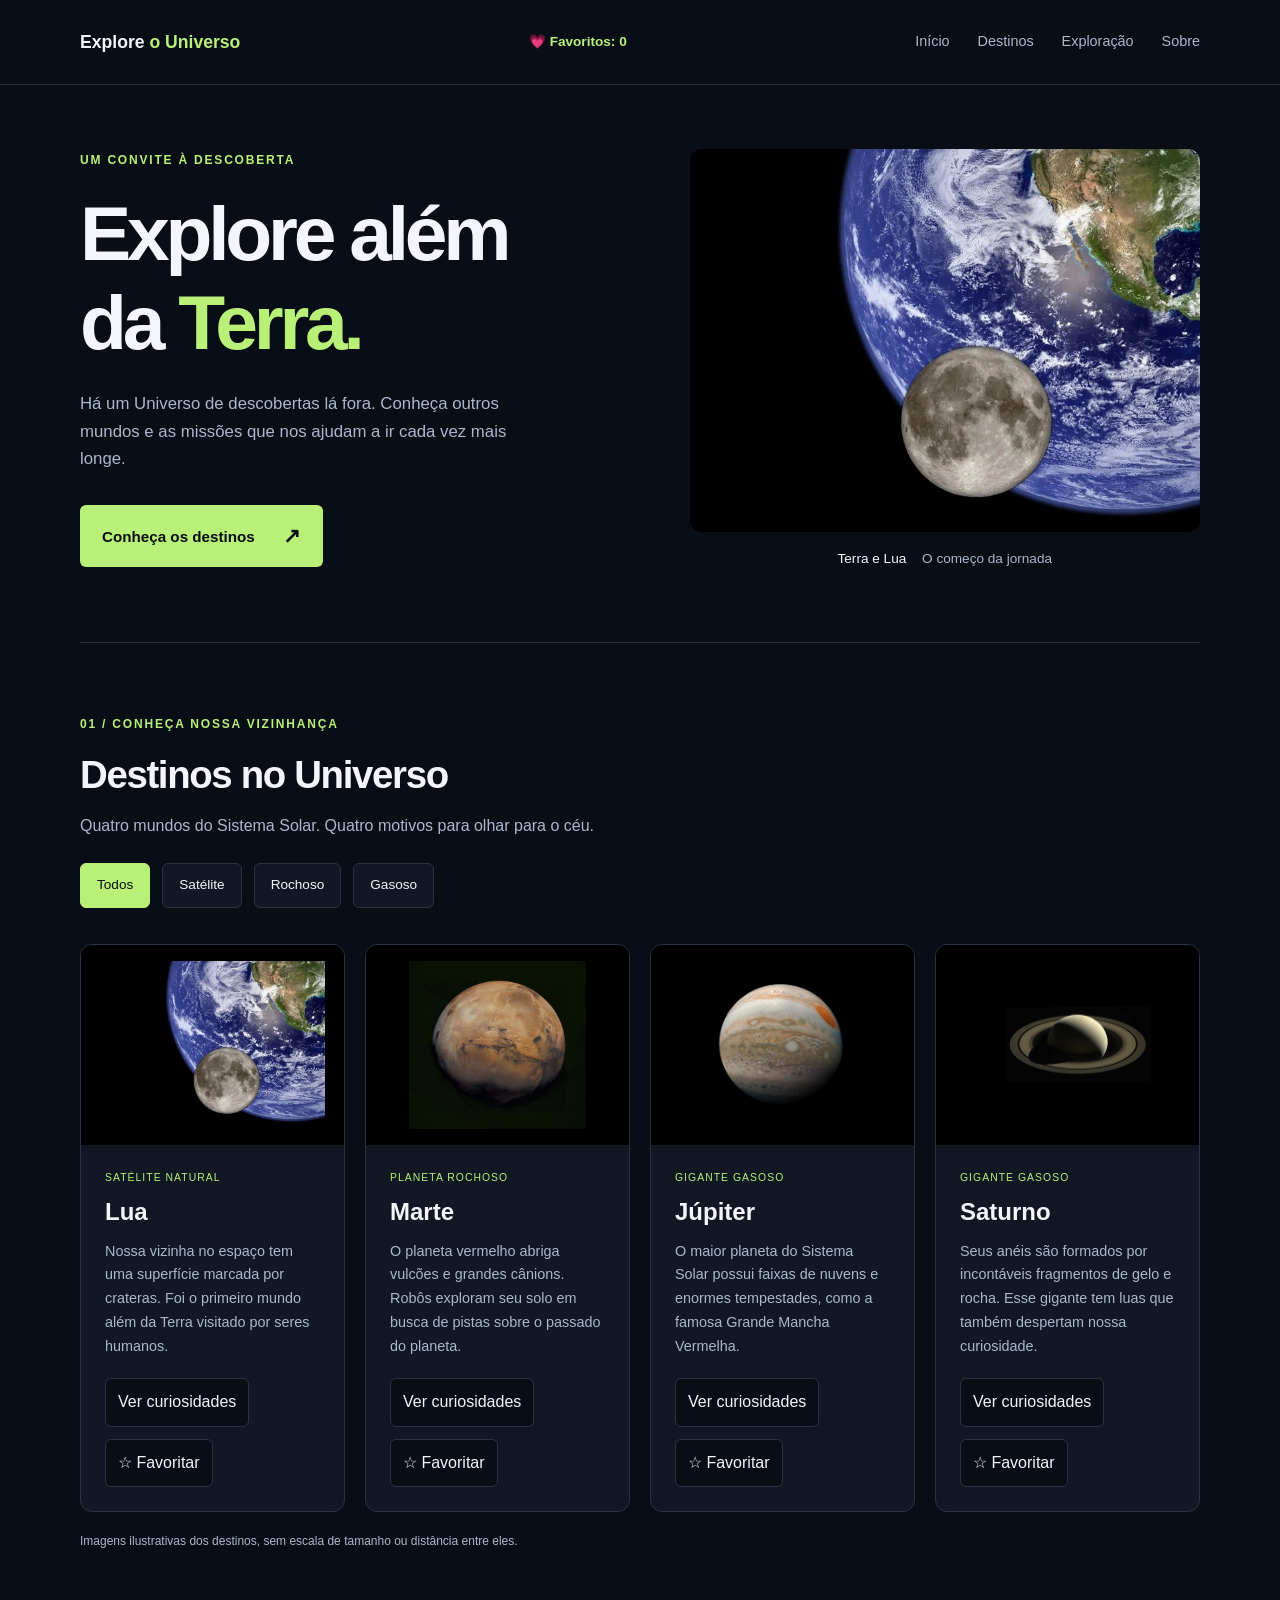
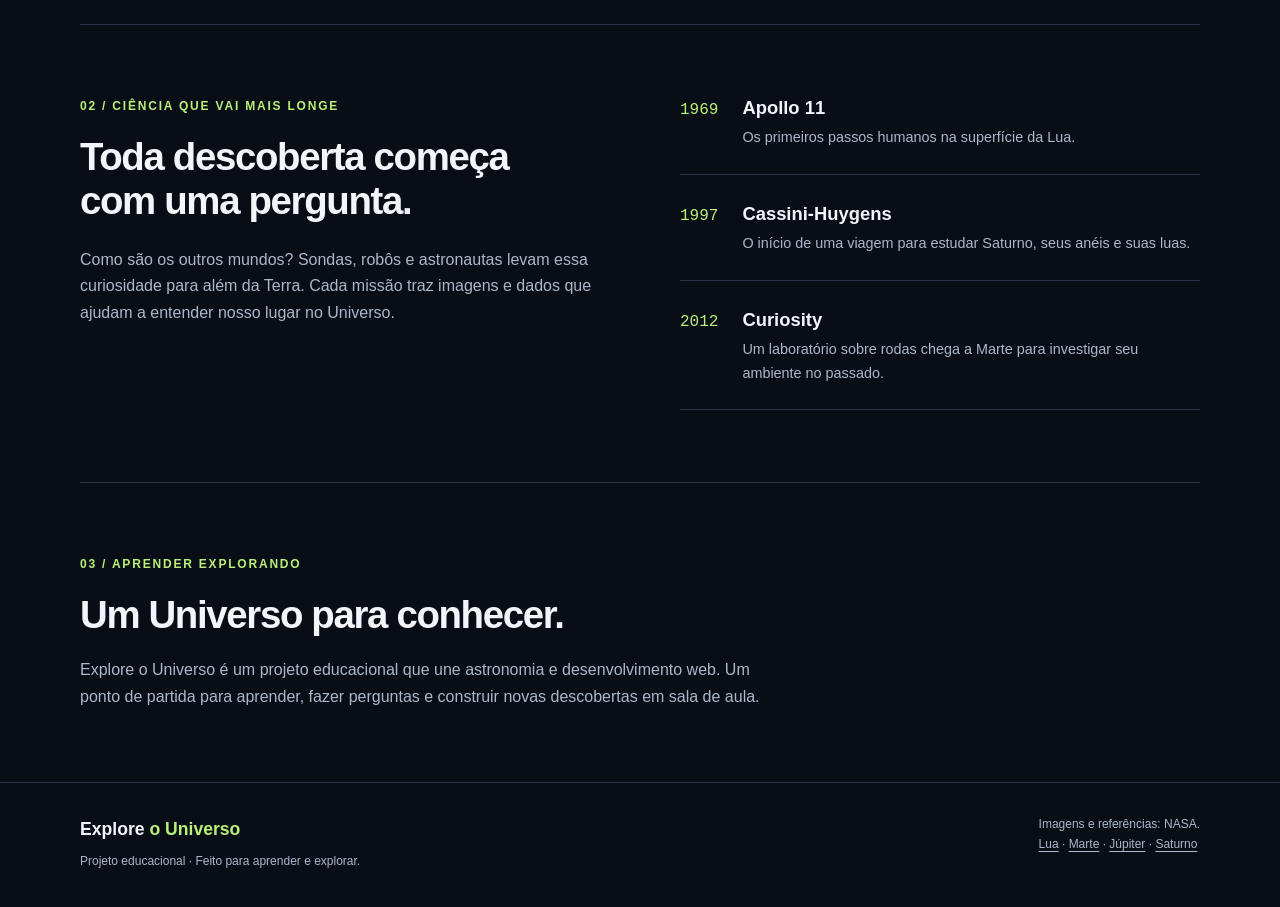
<file: Versao4/index.html>
<!DOCTYPE html>
<html lang="pt-BR">

<head>
  <meta charset="UTF-8">
  <meta name="viewport" content="width=device-width, initial-scale=1.0">
  <meta name="description"
    content="Conheça a Lua, Marte, Júpiter e Saturno e descubra um pouco da história da exploração espacial.">
  <title>Explore o Universo</title>
  <link rel="stylesheet" href="css/estilos.css">
</head>

<body>
  <header class="cabecalho">
    <div class="container cabecalho-conteudo">
      <h1 class="marca"><a href="#inicio">Explore <span>o Universo</span></a></h1>

      <p class="contador-favoritos">
        💗 Favoritos: <span id="quantidade-favoritos">0</span>
      </p>

      <button type="button" class="botao-menu" aria-expanded="false" aria-controls="navegacao-principal">☰ Menu</button>

      <nav aria-label="Navegação principal" id="navegacao-principal" class="navegacao-principal">
        <ul class="menu">
          <li><a href="#inicio">Início</a></li>
          <li><a href="#destinos">Destinos</a></li>
          <li><a href="#exploracao">Exploração</a></li>
          <li><a href="#sobre">Sobre</a></li>
        </ul>
      </nav>
    </div>
  </header>

  <main>
    <section class="destaque container" id="inicio" aria-labelledby="titulo-destaque">
      <div class="destaque-texto">
        <p class="etiqueta">Um convite à descoberta</p>
        <h2 id="titulo-destaque">Explore além<br>da <span>Terra.</span></h2>
        <p class="introducao">Há um Universo de descobertas lá fora. Conheça outros mundos e as missões que nos ajudam a
          ir cada vez mais longe.</p>
        <a class="botao" href="#destinos">Conheça os destinos <span aria-hidden="true">↗</span></a>
      </div>
      <figure class="destaque-imagem">
        <img src="img/lua.webp" alt="Composição mostrando a Lua em primeiro plano e a Terra ao fundo." width="1000"
          height="750">
        <figcaption>Terra e Lua <span>O começo da jornada</span></figcaption>
      </figure>
    </section>

    <section class="destinos secao container" id="destinos" aria-labelledby="titulo-destinos">
      <p class="etiqueta">01 / Conheça nossa vizinhança</p>
      <h2 id="titulo-destinos">Destinos no Universo</h2>
      <p class="descricao-secao">Quatro mundos do Sistema Solar. Quatro motivos para olhar para o céu.</p>

      <!--DIV com o papel/finalidade de um grupo de botões  -->
      <!-- Usamos o aria-label para descrever/detalhar a finalidade desse grupo de botões -->
      <div class="filtros-destinos" role="group" aria-label="Filtrar destinos por categoria">
        <button data-filtro="todos" type="button" class="filtro-ativo" aria-pressed="true">Todos</button>
        <button data-filtro="satelite" type="button" aria-pressed="false">Satélite</button>
        <button data-filtro="rochoso" type="button" aria-pressed="false">Rochoso</button>
        <button data-filtro="gasoso" type="button" aria-pressed="false">Gasoso</button>
      </div>


      <div class="grade-destinos">
        <article class="card-destino" data-categoria="satelite">
          <img src="img/lua.webp" alt="Lua com áreas claras e escuras, em uma composição com a Terra ao fundo."
            width="760" height="570">
          <div class="card-conteudo">
            <p class="categoria">Satélite natural</p>
            <h3>Lua</h3>
            <p class="descricao-card">Nossa vizinha no espaço tem uma superfície marcada por crateras. Foi o primeiro
              mundo além da Terra visitado por seres humanos.</p>

            <!-- Atributos aria-* 
             Recursos importantes para sinalizar/avisar ferramentas/tecnologias de acessibilidade sobre diferentes estados dos elementos da página -->

            <div class="acoes-card">
              <button type="button" class="botao-curiosidade" aria-expanded="false" aria-controls="curiosidade-lua">
                Ver curiosidades
              </button>
              <button type="button" class="botao-favorito" aria-pressed="false">
                ☆ Favoritar
              </button>
            </div>

            <p class="curiosidade" id="curiosidade-lua" hidden>
              A Lua leva aproximadamente 27 dias para dar uma volta ao redor da Terra.
            </p>
          </div>
        </article>

        <article class="card-destino" data-categoria="rochoso">
          <img src="img/marte.jpg" alt="Marte visto do espaço, com superfície em tons avermelhados." width="506"
            height="480">
          <div class="card-conteudo">
            <p class="categoria">Planeta rochoso</p>
            <h3>Marte</h3>
            <p class="descricao-card">O planeta vermelho abriga vulcões e grandes cânions. Robôs exploram seu solo em
              busca de pistas sobre o passado do planeta.</p>

            <div class="acoes-card">
              <button type="button" class="botao-curiosidade" aria-expanded="false" aria-controls="curiosidade-marte">
                Ver curiosidades
              </button>
              <button type="button" class="botao-favorito" aria-pressed="false">
                ☆ Favoritar
              </button>
            </div>

            <p class="curiosidade" id="curiosidade-marte" hidden>Um dia em Marte dura cerca de 24 horas e 40 minutos.
            </p>

          </div>
        </article>

        <article class="card-destino" data-categoria="gasoso">
          <img src="img/jupiter.jpg" alt="Júpiter com faixas de nuvens e uma grande tempestade oval." width="750"
            height="750">
          <div class="card-conteudo">
            <p class="categoria">Gigante gasoso</p>
            <h3>Júpiter</h3>
            <p class="descricao-card">O maior planeta do Sistema Solar possui faixas de nuvens e enormes tempestades,
              como a famosa Grande Mancha Vermelha.</p>

            <div class="acoes-card">
              <button type="button" class="botao-curiosidade" aria-expanded="false" aria-controls="curiosidade-jupiter">
                Ver curiosidades
              </button>
              <button type="button" class="botao-favorito" aria-pressed="false">
                ☆ Favoritar
              </button>
            </div>

            <p class="curiosidade" id="curiosidade-jupiter" hidden>Júpiter leva cerca de 12 anos terrestres para
              completar uma
              volta ao redor do Sol.</p>

          </div>
        </article>

        <article class="card-destino" data-categoria="gasoso">
          <img src="img/saturno.jpg" alt="Saturno envolvido por seus amplos anéis, contra o fundo escuro do espaço."
            width="960" height="320">
          <div class="card-conteudo">
            <p class="categoria">Gigante gasoso</p>
            <h3>Saturno</h3>
            <p class="descricao-card">Seus anéis são formados por incontáveis fragmentos de gelo e rocha. Esse gigante
              tem luas que também despertam nossa curiosidade.</p>

            <div class="acoes-card">
              <button type="button" class="botao-curiosidade" aria-expanded="false" aria-controls="curiosidade-saturno">
                Ver curiosidades
              </button>
              <button type="button" class="botao-favorito" aria-pressed="false">
                ☆ Favoritar
              </button>
            </div>

            <p class="curiosidade" id="curiosidade-saturno" hidden>Saturno leva aproximadamente 29 anos terrestres para
              completar uma volta ao redor do Sol.</p>

          </div>
        </article>
      </div>
      <p class="nota">Imagens ilustrativas dos destinos, sem escala de tamanho ou distância entre eles.</p>
    </section>

    <section class="exploracao secao container" id="exploracao" aria-labelledby="titulo-exploracao">
      <div>
        <p class="etiqueta">02 / Ciência que vai mais longe</p>
        <h2 id="titulo-exploracao">Toda descoberta começa com uma pergunta.</h2>
        <p>Como são os outros mundos? Sondas, robôs e astronautas levam essa curiosidade para além da Terra. Cada missão
          traz imagens e dados que ajudam a entender nosso lugar no Universo.</p>
      </div>
      <ol class="missoes" aria-label="Marcos da exploração espacial">
        <li><span class="ano">1969</span>
          <div>
            <h3>Apollo 11</h3>
            <p>Os primeiros passos humanos na superfície da Lua.</p>
          </div>
        </li>
        <li><span class="ano">1997</span>
          <div>
            <h3>Cassini-Huygens</h3>
            <p>O início de uma viagem para estudar Saturno, seus anéis e suas luas.</p>
          </div>
        </li>
        <li><span class="ano">2012</span>
          <div>
            <h3>Curiosity</h3>
            <p>Um laboratório sobre rodas chega a Marte para investigar seu ambiente no passado.</p>
          </div>
        </li>
      </ol>
    </section>

    <section class="sobre secao container" id="sobre" aria-labelledby="titulo-sobre">
      <p class="etiqueta">03 / Aprender explorando</p>
      <h2 id="titulo-sobre">Um Universo para conhecer.</h2>
      <p>Explore o Universo é um projeto educacional que une astronomia e desenvolvimento web. Um ponto de partida para
        aprender, fazer perguntas e construir novas descobertas em sala de aula.</p>
    </section>
  </main>

  <footer class="rodape">
    <div class="container rodape-conteudo">
      <div>
        <p class="marca">Explore <span>o Universo</span></p>
        <p class="texto-rodape">Projeto educacional · Feito para aprender e explorar.</p>
      </div>
      <p class="creditos">Imagens e referências: NASA.<br>
        <a href="https://science.nasa.gov/moon/">Lua</a> ·
        <a href="https://science.nasa.gov/mars/">Marte</a> ·
        <a href="https://science.nasa.gov/jupiter/">Júpiter</a> ·
        <a href="https://science.nasa.gov/saturn/">Saturno</a>
      </p>
    </div>
  </footer>

  <script src="js/script.js"></script>

</body>

</html>
</file>
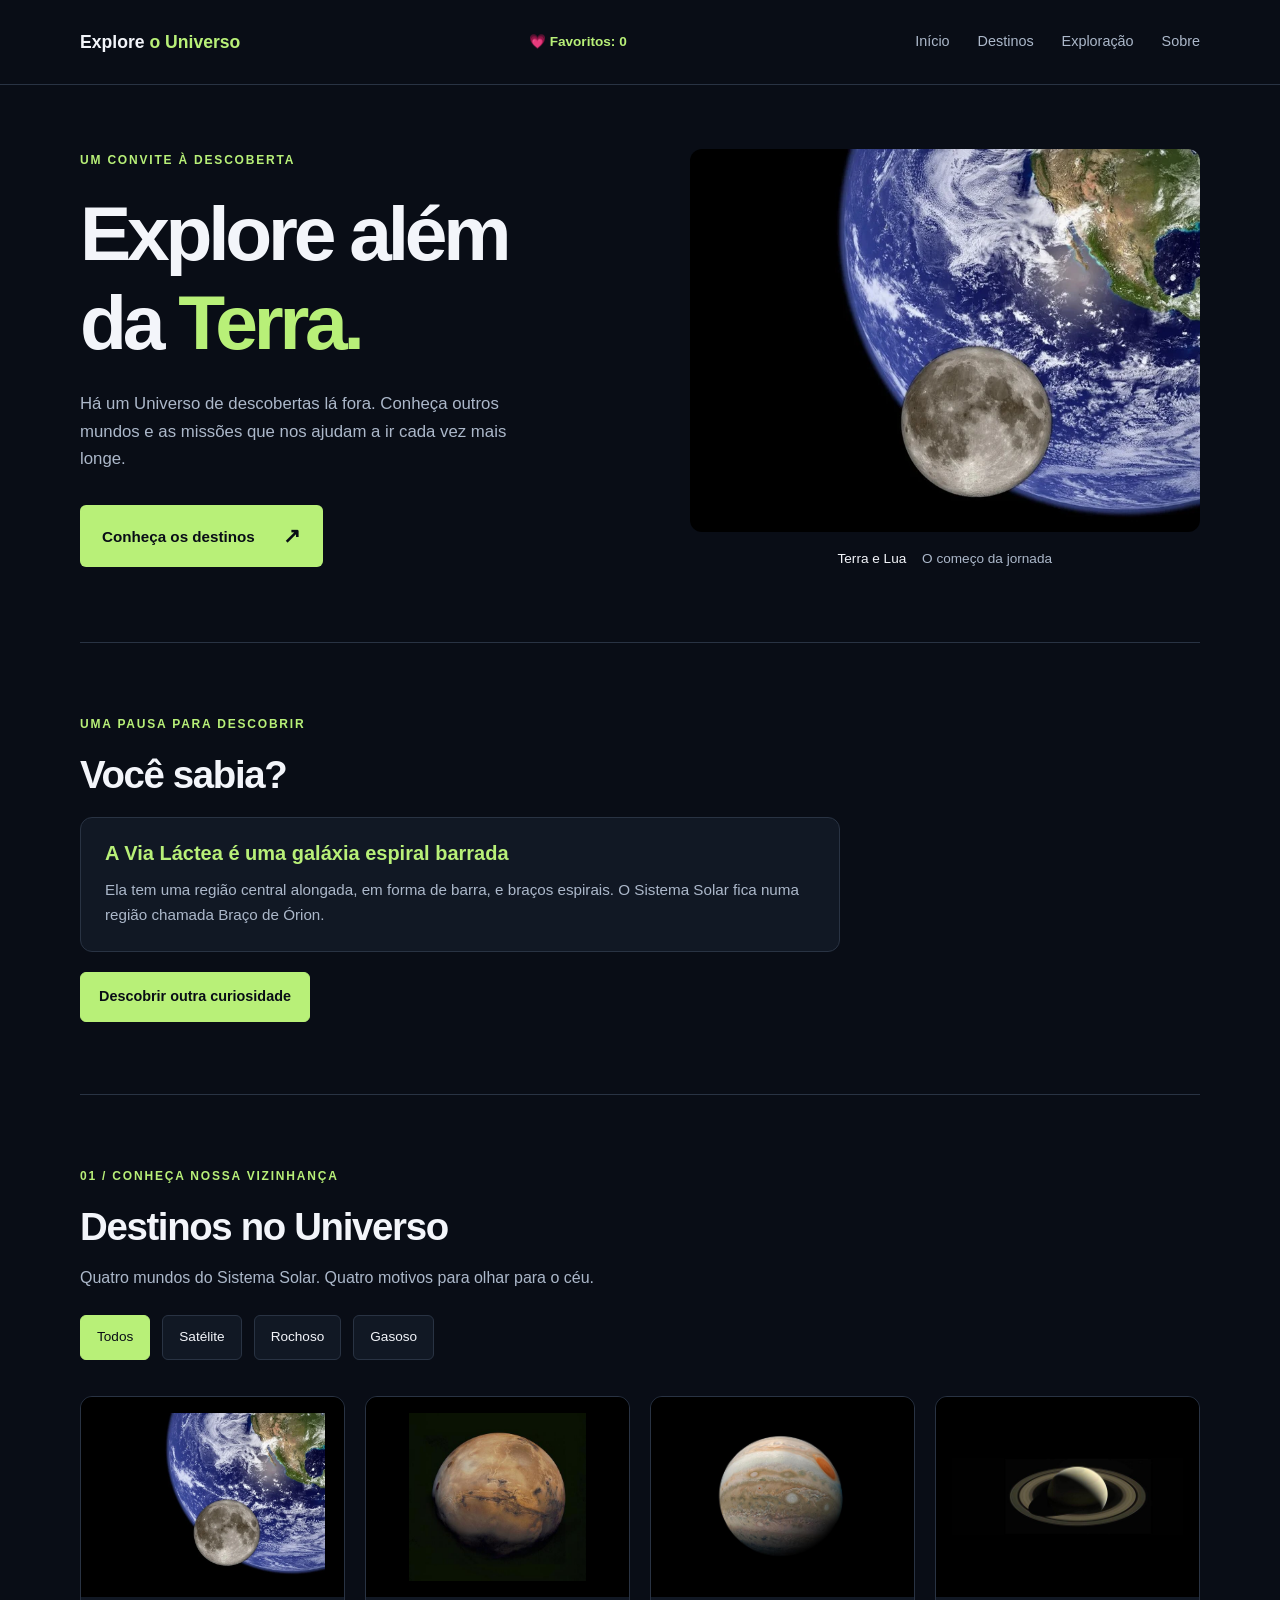
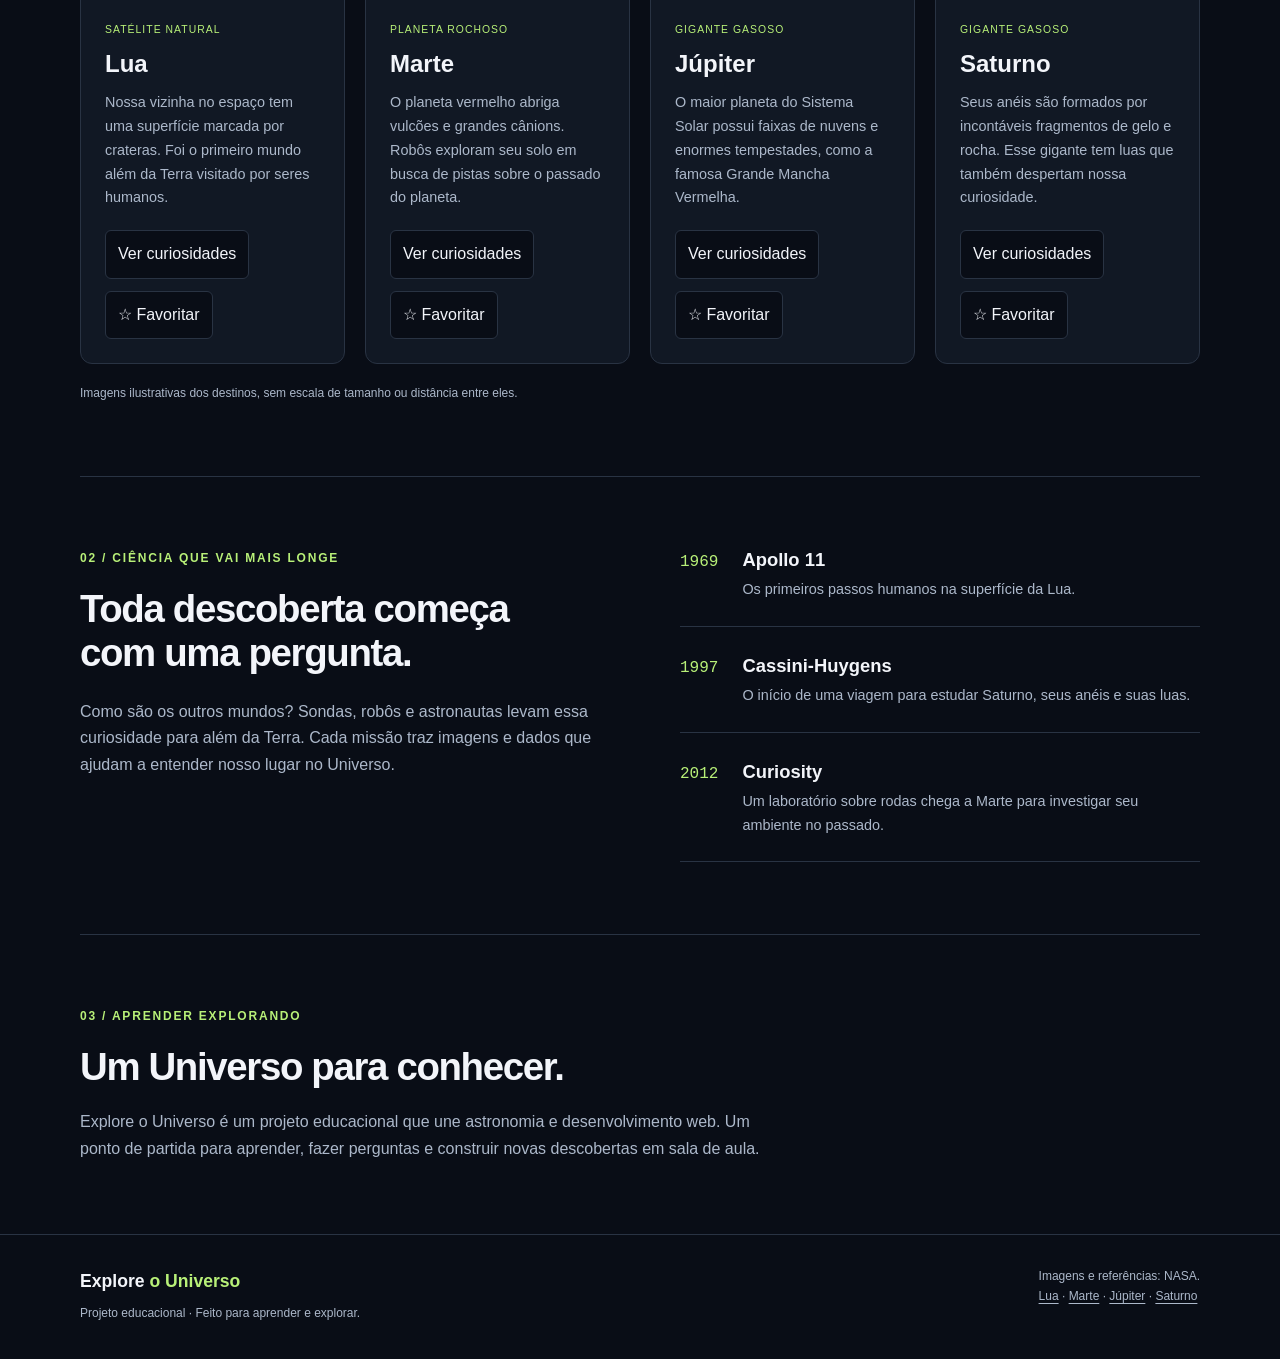
<file: versao5/index.html>
<!DOCTYPE html>
<html lang="pt-BR">

<head>
  <meta charset="UTF-8">
  <meta name="viewport" content="width=device-width, initial-scale=1.0">
  <meta name="description"
    content="Conheça a Lua, Marte, Júpiter e Saturno e descubra um pouco da história da exploração espacial.">
  <title>Explore o Universo</title>
  <link rel="stylesheet" href="css/estilos.css">
</head>

<body>
  <header class="cabecalho">
    <div class="container cabecalho-conteudo">
      <h1 class="marca"><a href="#inicio">Explore <span>o Universo</span></a></h1>

      <p class="contador-favoritos">
        💗 Favoritos: <span id="quantidade-favoritos">0</span>
      </p>

      <button type="button" class="botao-menu" aria-expanded="false" aria-controls="navegacao-principal">☰ Menu</button>

      <nav aria-label="Navegação principal" id="navegacao-principal" class="navegacao-principal">
        <ul class="menu">
          <li><a href="#inicio">Início</a></li>
          <li><a href="#destinos">Destinos</a></li>
          <li><a href="#exploracao">Exploração</a></li>
          <li><a href="#sobre">Sobre</a></li>
        </ul>
      </nav>
    </div>
  </header>

  <main>
    <section class="destaque container" id="inicio" aria-labelledby="titulo-destaque">
      <div class="destaque-texto">
        <p class="etiqueta">Um convite à descoberta</p>
        <h2 id="titulo-destaque">Explore além<br>da <span>Terra.</span></h2>
        <p class="introducao">Há um Universo de descobertas lá fora. Conheça outros mundos e as missões que nos ajudam a
          ir cada vez mais longe.</p>
        <a class="botao" href="#destinos">Conheça os destinos <span aria-hidden="true">↗</span></a>
      </div>
      <figure class="destaque-imagem">
        <img src="img/lua.webp" alt="Composição mostrando a Lua em primeiro plano e a Terra ao fundo." width="1000"
          height="750">
        <figcaption>Terra e Lua <span>O começo da jornada</span></figcaption>
      </figure>
    </section>

    <section class="curiosidade-universo secao container" aria-labelledby="titulo-secao-curiosidade">

      <p class="etiqueta">Uma pausa para descobrir</p>
      <h2 id="titulo-secao-curiosidade">Você sabia?</h2>

      <div class="painel-curiosidade">
        <h3 id="titulo-curiosidade-aleatoria"></h3>
        <p id="explicacao-curiosidade-aleatoria"></p>
      </div>

      <button type="button" class="botao-curiosidade-aleatoria">Descobrir outra curiosidade

      </button>
    </section>

    <section class="destinos secao container" id="destinos" aria-labelledby="titulo-destinos">
      <p class="etiqueta">01 / Conheça nossa vizinhança</p>
      <h2 id="titulo-destinos">Destinos no Universo</h2>
      <p class="descricao-secao">Quatro mundos do Sistema Solar. Quatro motivos para olhar para o céu.</p>

      <!--DIV com o papel/finalidade de um grupo de botões  -->
      <!-- Usamos o aria-label para descrever/detalhar a finalidade desse grupo de botões -->
      <div class="filtros-destinos" role="group" aria-label="Filtrar destinos por categoria">
        <button data-filtro="todos" type="button" class="filtro-ativo" aria-pressed="true">Todos</button>
        <button data-filtro="satelite" type="button" aria-pressed="false">Satélite</button>
        <button data-filtro="rochoso" type="button" aria-pressed="false">Rochoso</button>
        <button data-filtro="gasoso" type="button" aria-pressed="false">Gasoso</button>
      </div>


      <div class="grade-destinos">
        <article class="card-destino" data-categoria="satelite">
          <img src="img/lua.webp" alt="Lua com áreas claras e escuras, em uma composição com a Terra ao fundo."
            width="760" height="570">
          <div class="card-conteudo">
            <p class="categoria">Satélite natural</p>
            <h3>Lua</h3>
            <p class="descricao-card">Nossa vizinha no espaço tem uma superfície marcada por crateras. Foi o primeiro
              mundo além da Terra visitado por seres humanos.</p>

            <!-- Atributos aria-* 
             Recursos importantes para sinalizar/avisar ferramentas/tecnologias de acessibilidade sobre diferentes estados dos elementos da página -->

            <div class="acoes-card">
              <button type="button" class="botao-curiosidade" aria-expanded="false" aria-controls="curiosidade-lua">
                Ver curiosidades
              </button>
              <button type="button" class="botao-favorito" aria-pressed="false">
                ☆ Favoritar
              </button>
            </div>

            <p class="curiosidade" id="curiosidade-lua" hidden>
              A Lua leva aproximadamente 27 dias para dar uma volta ao redor da Terra.
            </p>
          </div>
        </article>

        <article class="card-destino" data-categoria="rochoso">
          <img src="img/marte.jpg" alt="Marte visto do espaço, com superfície em tons avermelhados." width="506"
            height="480">
          <div class="card-conteudo">
            <p class="categoria">Planeta rochoso</p>
            <h3>Marte</h3>
            <p class="descricao-card">O planeta vermelho abriga vulcões e grandes cânions. Robôs exploram seu solo em
              busca de pistas sobre o passado do planeta.</p>

            <div class="acoes-card">
              <button type="button" class="botao-curiosidade" aria-expanded="false" aria-controls="curiosidade-marte">
                Ver curiosidades
              </button>
              <button type="button" class="botao-favorito" aria-pressed="false">
                ☆ Favoritar
              </button>
            </div>

            <p class="curiosidade" id="curiosidade-marte" hidden>Um dia em Marte dura cerca de 24 horas e 40 minutos.
            </p>

          </div>
        </article>

        <article class="card-destino" data-categoria="gasoso">
          <img src="img/jupiter.jpg" alt="Júpiter com faixas de nuvens e uma grande tempestade oval." width="750"
            height="750">
          <div class="card-conteudo">
            <p class="categoria">Gigante gasoso</p>
            <h3>Júpiter</h3>
            <p class="descricao-card">O maior planeta do Sistema Solar possui faixas de nuvens e enormes tempestades,
              como a famosa Grande Mancha Vermelha.</p>

            <div class="acoes-card">
              <button type="button" class="botao-curiosidade" aria-expanded="false" aria-controls="curiosidade-jupiter">
                Ver curiosidades
              </button>
              <button type="button" class="botao-favorito" aria-pressed="false">
                ☆ Favoritar
              </button>
            </div>

            <p class="curiosidade" id="curiosidade-jupiter" hidden>Júpiter leva cerca de 12 anos terrestres para
              completar uma
              volta ao redor do Sol.</p>

          </div>
        </article>

        <article class="card-destino" data-categoria="gasoso">
          <img src="img/saturno.jpg" alt="Saturno envolvido por seus amplos anéis, contra o fundo escuro do espaço."
            width="960" height="320">
          <div class="card-conteudo">
            <p class="categoria">Gigante gasoso</p>
            <h3>Saturno</h3>
            <p class="descricao-card">Seus anéis são formados por incontáveis fragmentos de gelo e rocha. Esse gigante
              tem luas que também despertam nossa curiosidade.</p>

            <div class="acoes-card">
              <button type="button" class="botao-curiosidade" aria-expanded="false" aria-controls="curiosidade-saturno">
                Ver curiosidades
              </button>
              <button type="button" class="botao-favorito" aria-pressed="false">
                ☆ Favoritar
              </button>
            </div>

            <p class="curiosidade" id="curiosidade-saturno" hidden>Saturno leva aproximadamente 29 anos terrestres para
              completar uma volta ao redor do Sol.</p>

          </div>
        </article>
      </div>
      <p class="nota">Imagens ilustrativas dos destinos, sem escala de tamanho ou distância entre eles.</p>
    </section>

    <section class="exploracao secao container" id="exploracao" aria-labelledby="titulo-exploracao">
      <div>
        <p class="etiqueta">02 / Ciência que vai mais longe</p>
        <h2 id="titulo-exploracao">Toda descoberta começa com uma pergunta.</h2>
        <p>Como são os outros mundos? Sondas, robôs e astronautas levam essa curiosidade para além da Terra. Cada missão
          traz imagens e dados que ajudam a entender nosso lugar no Universo.</p>
      </div>
      <ol class="missoes" aria-label="Marcos da exploração espacial">
        <li><span class="ano">1969</span>
          <div>
            <h3>Apollo 11</h3>
            <p>Os primeiros passos humanos na superfície da Lua.</p>
          </div>
        </li>
        <li><span class="ano">1997</span>
          <div>
            <h3>Cassini-Huygens</h3>
            <p>O início de uma viagem para estudar Saturno, seus anéis e suas luas.</p>
          </div>
        </li>
        <li><span class="ano">2012</span>
          <div>
            <h3>Curiosity</h3>
            <p>Um laboratório sobre rodas chega a Marte para investigar seu ambiente no passado.</p>
          </div>
        </li>
      </ol>
    </section>

    <section class="sobre secao container" id="sobre" aria-labelledby="titulo-sobre">
      <p class="etiqueta">03 / Aprender explorando</p>
      <h2 id="titulo-sobre">Um Universo para conhecer.</h2>
      <p>Explore o Universo é um projeto educacional que une astronomia e desenvolvimento web. Um ponto de partida para
        aprender, fazer perguntas e construir novas descobertas em sala de aula.</p>
    </section>
  </main>

  <footer class="rodape">
    <div class="container rodape-conteudo">
      <div>
        <p class="marca">Explore <span>o Universo</span></p>
        <p class="texto-rodape">Projeto educacional · Feito para aprender e explorar.</p>
      </div>
      <p class="creditos">Imagens e referências: NASA.<br>
        <a href="https://science.nasa.gov/moon/">Lua</a> ·
        <a href="https://science.nasa.gov/mars/">Marte</a> ·
        <a href="https://science.nasa.gov/jupiter/">Júpiter</a> ·
        <a href="https://science.nasa.gov/saturn/">Saturno</a>
      </p>
    </div>
  </footer>

  <script src="js/script.js"></script>

</body>

</html>
</file>
<file: Versao 2/css/estilos.css>
/* Mobile First: estilos-base para telas pequenas. */
:root {
  --fundo: #090d16;
  --superficie: #111824;
  --texto: #f3f5fa;
  --texto-suave: #acb8ca;
  --destaque: #b8f078;
  --borda: #293343;
}

html {
  scroll-behavior: smooth;
}

* {
  box-sizing: border-box;
}

body {
  margin: 0;
  background: var(--fundo);
  color: var(--texto);
  font-family: Arial, Helvetica, sans-serif;
  line-height: 1.65;
}

a {
  color: inherit;
}

img {
  display: block;
  max-width: 100%;
  height: auto;
}

h1,
h2,
h3,
p,
figure {
  margin: 0;
}

h1,
h2,
h3 {
  line-height: 1.15;
}

p {
  color: var(--texto-suave);
}

section {
  scroll-margin-top: 120px;
}

.container {
  width: min(1120px, 90%);
  margin-inline: auto;
}

.secao {
  padding-block: 48px;
}

.etiqueta {
  margin-bottom: 18px;
  color: var(--destaque);
  font-size: 0.75rem;
  font-weight: 700;
  letter-spacing: 0.15em;
  text-transform: uppercase;
}

h2 {
  font-size: clamp(1.8rem, 3vw, 2.6rem);
  letter-spacing: -0.035em;
}

.descricao-secao {
  margin-top: 16px;
}

/* Navegação: os links continuam visíveis e quebram de linha no celular. */
.cabecalho {
  position: sticky;
  top: 0;
  z-index: 10;
  border-bottom: 1px solid var(--borda);
  background: var(--fundo);
}

.cabecalho-conteudo {
  display: flex;
  justify-content: space-between;
  align-items: center;
  flex-wrap: wrap;
  gap: 12px;
  padding-block: 20px;
}

.marca {
  color: var(--texto);
  font-size: 1.1rem;
  font-weight: 700;
  text-decoration: none;
}

.marca a {
  text-decoration: none;
}

.marca span {
  color: var(--destaque);
}

.menu {
  display: flex;
  flex-wrap: wrap;
  gap: 8px 20px;
  margin: 0;
  padding: 0;
  list-style: none;
}

.menu a {
  display: inline-block;
  padding-block: 6px;
  color: var(--texto-suave);
  font-size: 0.9rem;
  text-decoration: none;
}

.menu a:hover,
.creditos a:hover {
  color: var(--destaque);
}

a:focus-visible,
button:focus-visible {
  outline: 3px solid var(--destaque);
  outline-offset: 5px;
  border-radius: 3px;
}




/* Destaque: a mesma imagem local da Lua também aparece no primeiro card. */
.destaque {
  display: flex;
  flex-direction: column;
  gap: 36px;
  padding-block: 48px;
}

.destaque h2 {
  font-size: clamp(3rem, 6vw, 5.1rem);
  letter-spacing: -0.055em;
}

.destaque h2 span {
  color: var(--destaque);
}

.introducao {
  max-width: 440px;
  margin-top: 24px;
  font-size: 1.05rem;
}

.botao {
  display: inline-flex;
  align-items: center;
  gap: 28px;
  margin-top: 32px;
  padding: 14px 22px;
  border-radius: 6px;
  background: var(--destaque);
  color: var(--fundo);
  font-size: 0.95rem;
  font-weight: 700;
  text-decoration: none;
}

.botao:hover {
  background: #d0ffa0;
}

.botao span {
  font-size: 1.3rem;
}

.destaque-imagem {
  width: 85%;
  max-width: 340px;
  margin-inline: auto;
}

.destaque-imagem img {
  width: 100%;
  border-radius: 12px;
}

.destaque-imagem figcaption {
  margin-top: 16px;
  text-align: center;
  font-size: 0.85rem;
}

.destaque-imagem figcaption span {
  margin-left: 12px;
  color: var(--texto-suave);
}

/* Cards estáticos: uma estrutura igual para os quatro destinos. */
.destinos {
  border-top: 1px solid var(--borda);
}

.filtros-destinos {
  display: flex;
  flex-wrap: wrap;
  gap: 12px;
  margin-top: 24px;
}

.filtros-destinos button {
  padding: 10px 16px;
  min-height: 44px;
  border: 1px solid var(--borda);
  border-radius: 6px;
  background: var(--superficie);
  color: var(--texto);
  font: inherit;
  font-size: 0.85rem;
  cursor: pointer;
}

.filtros-destinos button:hover {
  border-color: var(--destaque);
}

.filtros-destinos .filtro-ativo {
  border-color: var(--destaque);
  background: var(--destaque);
  color: var(--fundo);
}

.grade-destinos {
  display: flex;
  flex-wrap: wrap;
  gap: 20px;
  margin-top: 36px;
}

.card-destino {
  flex: 0 1 100%;
  min-width: 0;
  overflow: hidden;
  border: 1px solid var(--borda);
  border-radius: 12px;
  background: var(--superficie);
}

.card-destino>img {
  width: 100%;
  height: 240px;
  padding: 16px;
  object-fit: contain;
  background: #000;
}

.card-conteudo {
  padding: 24px;
}

.categoria {
  margin-bottom: 12px;
  color: var(--destaque);
  font-size: 0.65rem;
  letter-spacing: 0.1em;
  text-transform: uppercase;
}

.card-conteudo h3 {
  margin-bottom: 14px;
  font-size: 1.5rem;
}


.descricao-card,
curiosidade {
  font-size: 0.9rem;
}

.acoes-card {
  display: flex;
  flex-wrap: wrap;
  gap: 12px;
  margin-top: 20px;
}

.acoes-card button {
  padding: 10px 12px;
  min-height: 44px;
  border: solid 1px var(--borda);
  border-radius: 6px;
  background: var(--fundo);
  color: var(--texto);
  font-size: 0.85rem;
  cursor: pointer;
  font: inherit;
}

.acoes-card button:hover {
  background: var(--borda);
  transition: 0.5;
}

.curiosidade {
  margin-top: 20px;
  padding-top: 20px;
  border-top: 1px solid var(--borda);
}

.card-destino.favoritado {
  border-color: var(--destaque);
}

.favoritado .botao-favorito {
  border-color: var(--destaque);
  background: var(--fundo);
  color: var(--destaque);
}

.nota {
  margin-top: 20px;
  font-size: 0.75rem;
}

/* Conteúdo introdutório e marcos das missões. */
.exploracao {
  display: flex;
  flex-direction: column;
  gap: 36px;
  border-top: 1px solid var(--borda);
}

.exploracao h2 {
  max-width: 450px;
  margin-bottom: 24px;
}

.missoes {
  display: flex;
  flex-direction: column;
  gap: 28px;
  margin: 0;
  padding: 0;
  list-style: none;
}

.missoes li {
  display: flex;
  align-items: baseline;
  gap: 24px;
  border-bottom: 1px solid var(--borda);
  padding-bottom: 24px;
}

.ano {
  color: var(--destaque);
  font-family: monospace;
  font-size: 1rem;
}

.missoes h3 {
  margin-bottom: 8px;
  font-size: 1.15rem;
}

.missoes p {
  font-size: 0.9rem;
}

.sobre {
  border-top: 1px solid var(--borda);
}

.sobre>p:last-child {
  max-width: 710px;
  margin-top: 20px;
}

.rodape {
  border-top: 1px solid var(--borda);
  padding-block: 32px;
}

.rodape-conteudo {
  display: flex;
  justify-content: space-between;
  flex-wrap: wrap;
  gap: 24px;
}

.texto-rodape,
.creditos {
  font-size: 0.75rem;
}

.rodape .marca {
  margin-bottom: 8px;
}

.creditos a {
  text-underline-offset: 3px;
}

/* Tablet: duas colunas, descontando o espaço entre os cards. */
@media (min-width: 600px) {
  .cabecalho-conteudo {
    gap: 20px;
    padding-block: 24px;
  }

  .menu {
    gap: 12px 28px;
  }

  .secao {
    padding-block: 72px;
  }

  .destaque {
    flex-direction: row;
    align-items: center;
    gap: 24px;
    padding-block: 64px 72px;
  }

  .destaque-texto {
    flex: 1.1;
    min-width: 0;
  }

  .destaque-imagem {
    flex: 1;
    min-width: 0;
    width: auto;
    max-width: none;
    margin-inline: 0;
  }

  .card-destino {
    flex-basis: calc((100% - 20px) / 2);
  }

  .card-destino>img {
    height: 200px;
  }

  .exploracao {
    flex-direction: row;
  }

  .exploracao>div,
  .exploracao>.missoes {
    flex: 1;
    min-width: 0;
  }
}

/* Computador: quatro cards por linha e mais espaço entre os blocos. */
@media (min-width: 951px) {
  .card-destino {
    flex-basis: calc((100% - 60px) / 4);
  }

  .destaque {
    gap: 48px;
  }

  .exploracao {
    gap: 80px;
  }
}


/* Acessibilidade: respeita a preferência do usuário por menos movimento. */
@media (prefers-reduced-motion: reduce) {
  html {
    scroll-behavior: auto;
  }
}
</file>
<file: versao0/css/estilos.css>
/* Mobile First: estilos-base para telas pequenas. */
:root {
  --fundo: #090d16;
  --superficie: #111824;
  --texto: #f3f5fa;
  --texto-suave: #acb8ca;
  --destaque: #b8f078;
  --borda: #293343;
}

html {
  scroll-behavior: smooth;
}

* {
  box-sizing: border-box;
}

body {
  margin: 0;
  background: var(--fundo);
  color: var(--texto);
  font-family: Arial, Helvetica, sans-serif;
  line-height: 1.65;
}

a {
  color: inherit;
}
img {
  display: block;
  max-width: 100%;
  height: auto;
}
h1,
h2,
h3,
p,
figure {
  margin: 0;
}
h1,
h2,
h3 {
  line-height: 1.15;
}
p {
  color: var(--texto-suave);
}
section {
  scroll-margin-top: 120px;
}

.container {
  width: min(1120px, 90%);
  margin-inline: auto;
}
.secao {
  padding-block: 48px;
}
.etiqueta {
  margin-bottom: 18px;
  color: var(--destaque);
  font-size: 0.75rem;
  font-weight: 700;
  letter-spacing: 0.15em;
  text-transform: uppercase;
}
h2 {
  font-size: clamp(1.8rem, 3vw, 2.6rem);
  letter-spacing: -0.035em;
}
.descricao-secao {
  margin-top: 16px;
}

/* Navegação: os links continuam visíveis e quebram de linha no celular. */
.cabecalho {
  position: sticky;
  top: 0;
  z-index: 10;
  border-bottom: 1px solid var(--borda);
  background: var(--fundo);
}
.cabecalho-conteudo {
  display: flex;
  justify-content: space-between;
  align-items: center;
  flex-wrap: wrap;
  gap: 12px;
  padding-block: 20px;
}
.marca {
  color: var(--texto);
  font-size: 1.1rem;
  font-weight: 700;
  text-decoration: none;
}
.marca a {
  text-decoration: none;
}
.marca span {
  color: var(--destaque);
}
.menu {
  display: flex;
  flex-wrap: wrap;
  gap: 8px 20px;
  margin: 0;
  padding: 0;
  list-style: none;
}
.menu a {
  display: inline-block;
  padding-block: 6px;
  color: var(--texto-suave);
  font-size: 0.9rem;
  text-decoration: none;
}
.menu a:hover,
.creditos a:hover {
  color: var(--destaque);
}
a:focus-visible {
  outline: 3px solid var(--destaque);
  outline-offset: 5px;
  border-radius: 3px;
}
/* Destaque: a mesma imagem local da Lua também aparece no primeiro card. */
.destaque {
  display: flex;
  flex-direction: column;
  gap: 36px;
  padding-block: 48px;
}
.destaque h2 {
  font-size: clamp(3rem, 6vw, 5.1rem);
  letter-spacing: -0.055em;
}
.destaque h2 span {
  color: var(--destaque);
}
.introducao {
  max-width: 440px;
  margin-top: 24px;
  font-size: 1.05rem;
}
.botao {
  display: inline-flex;
  align-items: center;
  gap: 28px;
  margin-top: 32px;
  padding: 14px 22px;
  border-radius: 6px;
  background: var(--destaque);
  color: var(--fundo);
  font-size: 0.95rem;
  font-weight: 700;
  text-decoration: none;
}
.botao:hover {
  background: #d0ffa0;
}
.botao span {
  font-size: 1.3rem;
}
.destaque-imagem {
  width: 85%;
  max-width: 340px;
  margin-inline: auto;
}
.destaque-imagem img {
  width: 100%;
  border-radius: 12px;
}
.destaque-imagem figcaption {
  margin-top: 16px;
  text-align: center;
  font-size: 0.85rem;
}
.destaque-imagem figcaption span {
  margin-left: 12px;
  color: var(--texto-suave);
}

/* Cards estáticos: uma estrutura igual para os quatro destinos. */
.destinos {
  border-top: 1px solid var(--borda);
}
.grade-destinos {
  display: flex;
  flex-wrap: wrap;
  gap: 20px;
  margin-top: 36px;
}
.card-destino {
  flex: 0 1 100%;
  min-width: 0;
  overflow: hidden;
  border: 1px solid var(--borda);
  border-radius: 12px;
  background: var(--superficie);
}
.card-destino > img {
  width: 100%;
  height: 240px;
  padding: 16px;
  object-fit: contain;
  background: #000;
}
.card-conteudo {
  padding: 24px;
}
.categoria {
  margin-bottom: 12px;
  color: var(--destaque);
  font-size: 0.65rem;
  letter-spacing: 0.1em;
  text-transform: uppercase;
}
.card-conteudo h3 {
  margin-bottom: 14px;
  font-size: 1.5rem;
}
.descricao-card {
  font-size: 0.9rem;
}
.nota {
  margin-top: 20px;
  font-size: 0.75rem;
}

/* Conteúdo introdutório e marcos das missões. */
.exploracao {
  display: flex;
  flex-direction: column;
  gap: 36px;
  border-top: 1px solid var(--borda);
}
.exploracao h2 {
  max-width: 450px;
  margin-bottom: 24px;
}
.missoes {
  display: flex;
  flex-direction: column;
  gap: 28px;
  margin: 0;
  padding: 0;
  list-style: none;
}
.missoes li {
  display: flex;
  align-items: baseline;
  gap: 24px;
  border-bottom: 1px solid var(--borda);
  padding-bottom: 24px;
}
.ano {
  color: var(--destaque);
  font-family: monospace;
  font-size: 1rem;
}
.missoes h3 {
  margin-bottom: 8px;
  font-size: 1.15rem;
}
.missoes p {
  font-size: 0.9rem;
}
.sobre {
  border-top: 1px solid var(--borda);
}
.sobre > p:last-child {
  max-width: 710px;
  margin-top: 20px;
}
.rodape {
  border-top: 1px solid var(--borda);
  padding-block: 32px;
}
.rodape-conteudo {
  display: flex;
  justify-content: space-between;
  flex-wrap: wrap;
  gap: 24px;
}
.texto-rodape,
.creditos {
  font-size: 0.75rem;
}
.rodape .marca {
  margin-bottom: 8px;
}
.creditos a {
  text-underline-offset: 3px;
}

/* Tablet: duas colunas, descontando o espaço entre os cards. */
@media (min-width: 600px) {
  .cabecalho-conteudo {
    gap: 20px;
    padding-block: 24px;
  }
  .menu {
    gap: 12px 28px;
  }
  .secao {
    padding-block: 72px;
  }
  .destaque {
    flex-direction: row;
    align-items: center;
    gap: 24px;
    padding-block: 64px 72px;
  }
  .destaque-texto {
    flex: 1.1;
    min-width: 0;
  }
  .destaque-imagem {
    flex: 1;
    min-width: 0;
    width: auto;
    max-width: none;
    margin-inline: 0;
  }
  .card-destino {
    flex-basis: calc((100% - 20px) / 2);
  }
  .card-destino > img {
    height: 200px;
  }
  .exploracao {
    flex-direction: row;
  }
  .exploracao > div,
  .exploracao > .missoes {
    flex: 1;
    min-width: 0;
  }
}

/* Computador: quatro cards por linha e mais espaço entre os blocos. */
@media (min-width: 951px) {
  .card-destino {
    flex-basis: calc((100% - 60px) / 4);
  }
  .destaque {
    gap: 48px;
  }
  .exploracao {
    gap: 80px;
  }
}


/* Acessibilidade: respeita a preferência do usuário por menos movimento. */
@media (prefers-reduced-motion: reduce) {
  html {
    scroll-behavior: auto;
  }
}
</file>
<file: versao1/css/estilos.css>
/* Mobile First: estilos-base para telas pequenas. */
:root {
  --fundo: #090d16;
  --superficie: #111824;
  --texto: #f3f5fa;
  --texto-suave: #acb8ca;
  --destaque: #b8f078;
  --borda: #293343;
}

html {
  scroll-behavior: smooth;
}

* {
  box-sizing: border-box;
}

body {
  margin: 0;
  background: var(--fundo);
  color: var(--texto);
  font-family: Arial, Helvetica, sans-serif;
  line-height: 1.65;
}

a {
  color: inherit;
}

img {
  display: block;
  max-width: 100%;
  height: auto;
}

h1,
h2,
h3,
p,
figure {
  margin: 0;
}

h1,
h2,
h3 {
  line-height: 1.15;
}

p {
  color: var(--texto-suave);
}

section {
  scroll-margin-top: 120px;
}

.container {
  width: min(1120px, 90%);
  margin-inline: auto;
}

.secao {
  padding-block: 48px;
}

.etiqueta {
  margin-bottom: 18px;
  color: var(--destaque);
  font-size: 0.75rem;
  font-weight: 700;
  letter-spacing: 0.15em;
  text-transform: uppercase;
}

h2 {
  font-size: clamp(1.8rem, 3vw, 2.6rem);
  letter-spacing: -0.035em;
}

.descricao-secao {
  margin-top: 16px;
}

/* Navegação: os links continuam visíveis e quebram de linha no celular. */
.cabecalho {
  position: sticky;
  top: 0;
  z-index: 10;
  border-bottom: 1px solid var(--borda);
  background: var(--fundo);
}

.cabecalho-conteudo {
  display: flex;
  justify-content: space-between;
  align-items: center;
  flex-wrap: wrap;
  gap: 12px;
  padding-block: 20px;
}

.marca {
  color: var(--texto);
  font-size: 1.1rem;
  font-weight: 700;
  text-decoration: none;
}

.marca a {
  text-decoration: none;
}

.marca span {
  color: var(--destaque);
}

.menu {
  display: flex;
  flex-wrap: wrap;
  gap: 8px 20px;
  margin: 0;
  padding: 0;
  list-style: none;
}

.menu a {
  display: inline-block;
  padding-block: 6px;
  color: var(--texto-suave);
  font-size: 0.9rem;
  text-decoration: none;
}

.menu a:hover,
.creditos a:hover {
  color: var(--destaque);
}

a:focus-visible,
button:focus-visible {
  outline: 3px solid var(--destaque);
  outline-offset: 5px;
  border-radius: 3px;
}




/* Destaque: a mesma imagem local da Lua também aparece no primeiro card. */
.destaque {
  display: flex;
  flex-direction: column;
  gap: 36px;
  padding-block: 48px;
}

.destaque h2 {
  font-size: clamp(3rem, 6vw, 5.1rem);
  letter-spacing: -0.055em;
}

.destaque h2 span {
  color: var(--destaque);
}

.introducao {
  max-width: 440px;
  margin-top: 24px;
  font-size: 1.05rem;
}

.botao {
  display: inline-flex;
  align-items: center;
  gap: 28px;
  margin-top: 32px;
  padding: 14px 22px;
  border-radius: 6px;
  background: var(--destaque);
  color: var(--fundo);
  font-size: 0.95rem;
  font-weight: 700;
  text-decoration: none;
}

.botao:hover {
  background: #d0ffa0;
}

.botao span {
  font-size: 1.3rem;
}

.destaque-imagem {
  width: 85%;
  max-width: 340px;
  margin-inline: auto;
}

.destaque-imagem img {
  width: 100%;
  border-radius: 12px;
}

.destaque-imagem figcaption {
  margin-top: 16px;
  text-align: center;
  font-size: 0.85rem;
}

.destaque-imagem figcaption span {
  margin-left: 12px;
  color: var(--texto-suave);
}

/* Cards estáticos: uma estrutura igual para os quatro destinos. */
.destinos {
  border-top: 1px solid var(--borda);
}

.grade-destinos {
  display: flex;
  flex-wrap: wrap;
  gap: 20px;
  margin-top: 36px;
}

.card-destino {
  flex: 0 1 100%;
  min-width: 0;
  overflow: hidden;
  border: 1px solid var(--borda);
  border-radius: 12px;
  background: var(--superficie);
}

.card-destino>img {
  width: 100%;
  height: 240px;
  padding: 16px;
  object-fit: contain;
  background: #000;
}

.card-conteudo {
  padding: 24px;
}

.categoria {
  margin-bottom: 12px;
  color: var(--destaque);
  font-size: 0.65rem;
  letter-spacing: 0.1em;
  text-transform: uppercase;
}

.card-conteudo h3 {
  margin-bottom: 14px;
  font-size: 1.5rem;
}


.descricao-card,
curiosidade {
  font-size: 0.9rem;
}

.acoes-card {
  display: flex;
  flex-wrap: wrap;
  gap: 12px;
  margin-top: 20px;
}

.acoes-card button {
  padding: 10px 12px;
  min-height: 44px;
  border: solid 1px var(--borda);
  border-radius: 6px;
  background: var(--fundo);
  color: var(--texto);
  font-size: 0.85rem;
  cursor: pointer;
  font: inherit;
}

.acoes-card button:hover {
  background: var(--borda);
  transition: 0.5;
}

.curiosidade {
  margin-top: 20px;
  padding-top: 20px;
  border-top: 1px solid var(--borda);
}

.card-destino.favoritado {
  border-color: var(--destaque);
}

.favoritado .botao-favorito {
  border-color: var(--destaque);
  background: var(--fundo);
  color: var(--destaque);
}

.nota {
  margin-top: 20px;
  font-size: 0.75rem;
}

/* Conteúdo introdutório e marcos das missões. */
.exploracao {
  display: flex;
  flex-direction: column;
  gap: 36px;
  border-top: 1px solid var(--borda);
}

.exploracao h2 {
  max-width: 450px;
  margin-bottom: 24px;
}

.missoes {
  display: flex;
  flex-direction: column;
  gap: 28px;
  margin: 0;
  padding: 0;
  list-style: none;
}

.missoes li {
  display: flex;
  align-items: baseline;
  gap: 24px;
  border-bottom: 1px solid var(--borda);
  padding-bottom: 24px;
}

.ano {
  color: var(--destaque);
  font-family: monospace;
  font-size: 1rem;
}

.missoes h3 {
  margin-bottom: 8px;
  font-size: 1.15rem;
}

.missoes p {
  font-size: 0.9rem;
}

.sobre {
  border-top: 1px solid var(--borda);
}

.sobre>p:last-child {
  max-width: 710px;
  margin-top: 20px;
}

.rodape {
  border-top: 1px solid var(--borda);
  padding-block: 32px;
}

.rodape-conteudo {
  display: flex;
  justify-content: space-between;
  flex-wrap: wrap;
  gap: 24px;
}

.texto-rodape,
.creditos {
  font-size: 0.75rem;
}

.rodape .marca {
  margin-bottom: 8px;
}

.creditos a {
  text-underline-offset: 3px;
}

/* Tablet: duas colunas, descontando o espaço entre os cards. */
@media (min-width: 600px) {
  .cabecalho-conteudo {
    gap: 20px;
    padding-block: 24px;
  }

  .menu {
    gap: 12px 28px;
  }

  .secao {
    padding-block: 72px;
  }

  .destaque {
    flex-direction: row;
    align-items: center;
    gap: 24px;
    padding-block: 64px 72px;
  }

  .destaque-texto {
    flex: 1.1;
    min-width: 0;
  }

  .destaque-imagem {
    flex: 1;
    min-width: 0;
    width: auto;
    max-width: none;
    margin-inline: 0;
  }

  .card-destino {
    flex-basis: calc((100% - 20px) / 2);
  }

  .card-destino>img {
    height: 200px;
  }

  .exploracao {
    flex-direction: row;
  }

  .exploracao>div,
  .exploracao>.missoes {
    flex: 1;
    min-width: 0;
  }
}

/* Computador: quatro cards por linha e mais espaço entre os blocos. */
@media (min-width: 951px) {
  .card-destino {
    flex-basis: calc((100% - 60px) / 4);
  }

  .destaque {
    gap: 48px;
  }

  .exploracao {
    gap: 80px;
  }
}


/* Acessibilidade: respeita a preferência do usuário por menos movimento. */
@media (prefers-reduced-motion: reduce) {
  html {
    scroll-behavior: auto;
  }
}
</file>
<file: Versao3/css/estilos.css>
/* Mobile First: estilos-base para telas pequenas. */
:root {
  --fundo: #090d16;
  --superficie: #111824;
  --texto: #f3f5fa;
  --texto-suave: #acb8ca;
  --destaque: #b8f078;
  --borda: #293343;
}

html {
  scroll-behavior: smooth;
}

* {
  box-sizing: border-box;
}

body {
  margin: 0;
  background: var(--fundo);
  color: var(--texto);
  font-family: Arial, Helvetica, sans-serif;
  line-height: 1.65;
}

a {
  color: inherit;
}

img {
  display: block;
  max-width: 100%;
  height: auto;
}

h1,
h2,
h3,
p,
figure {
  margin: 0;
}

h1,
h2,
h3 {
  line-height: 1.15;
}

p {
  color: var(--texto-suave);
}

section {
  scroll-margin-top: 120px;
}

.container {
  width: min(1120px, 90%);
  margin-inline: auto;
}

.secao {
  padding-block: 48px;
}

.etiqueta {
  margin-bottom: 18px;
  color: var(--destaque);
  font-size: 0.75rem;
  font-weight: 700;
  letter-spacing: 0.15em;
  text-transform: uppercase;
}

h2 {
  font-size: clamp(1.8rem, 3vw, 2.6rem);
  letter-spacing: -0.035em;
}

.descricao-secao {
  margin-top: 16px;
}

/* Navegação: os links continuam visíveis e quebram de linha no celular. */
.cabecalho {
  position: sticky;
  top: 0;
  z-index: 10;
  border-bottom: 1px solid var(--borda);
  background: var(--fundo);
}

.cabecalho-conteudo {
  display: flex;
  justify-content: space-between;
  align-items: center;
  flex-wrap: wrap;
  gap: 12px;
  padding-block: 20px;
}

.marca {
  color: var(--texto);
  font-size: 1.1rem;
  font-weight: 700;
  text-decoration: none;
}

.marca a {
  text-decoration: none;
}

.marca span {
  color: var(--destaque);
}

/* =====================================================
   V3 — MENU RESPONSIVO
   Adicionar após os estilos da marca, antes de .menu.
   ===================================================== */
.botao-menu {
  padding: 10px 16px;
  min-width: 80px;
  min-height: 44px;
  border: 1px solid var(--destaque);
  border-radius: 6px;
  background: var(--destaque);
  color: var(--fundo);
  font: inherit;
  font-size: 0.85rem;
  font-weight: 700;
  cursor: pointer;
}

.botao-menu:hover {
  background: #d0ffa0;
}

/* V3: a navegação começa fechada e ocupa uma linha própria quando aberta. */
.navegacao-principal {
  display: none;
  flex-basis: 100%;
}

.navegacao-principal.menu-aberto {
  display: block;
}

/* ================= FIM DA V3 — MENU RESPONSIVO ================= */


.menu {
  display: flex;
  flex-wrap: wrap;
  gap: 8px 20px;
  margin: 0;
  padding: 0;
  list-style: none;
}

.menu a {
  display: inline-block;
  padding-block: 6px;
  color: var(--texto-suave);
  font-size: 0.9rem;
  text-decoration: none;
}

.menu a:hover,
.creditos a:hover {
  color: var(--destaque);
}

a:focus-visible,
button:focus-visible {
  outline: 3px solid var(--destaque);
  outline-offset: 5px;
  border-radius: 3px;
}




/* Destaque: a mesma imagem local da Lua também aparece no primeiro card. */
.destaque {
  display: flex;
  flex-direction: column;
  gap: 36px;
  padding-block: 48px;
}

.destaque h2 {
  font-size: clamp(3rem, 6vw, 5.1rem);
  letter-spacing: -0.055em;
}

.destaque h2 span {
  color: var(--destaque);
}

.introducao {
  max-width: 440px;
  margin-top: 24px;
  font-size: 1.05rem;
}

.botao {
  display: inline-flex;
  align-items: center;
  gap: 28px;
  margin-top: 32px;
  padding: 14px 22px;
  border-radius: 6px;
  background: var(--destaque);
  color: var(--fundo);
  font-size: 0.95rem;
  font-weight: 700;
  text-decoration: none;
}

.botao:hover {
  background: #d0ffa0;
}

.botao span {
  font-size: 1.3rem;
}

.destaque-imagem {
  width: 85%;
  max-width: 340px;
  margin-inline: auto;
}

.destaque-imagem img {
  width: 100%;
  border-radius: 12px;
}

.destaque-imagem figcaption {
  margin-top: 16px;
  text-align: center;
  font-size: 0.85rem;
}

.destaque-imagem figcaption span {
  margin-left: 12px;
  color: var(--texto-suave);
}

/* Cards estáticos: uma estrutura igual para os quatro destinos. */
.destinos {
  border-top: 1px solid var(--borda);
}

.filtros-destinos {
  display: flex;
  flex-wrap: wrap;
  gap: 12px;
  margin-top: 24px;
}

.filtros-destinos button {
  padding: 10px 16px;
  min-height: 44px;
  border: 1px solid var(--borda);
  border-radius: 6px;
  background: var(--superficie);
  color: var(--texto);
  font: inherit;
  font-size: 0.85rem;
  cursor: pointer;
}

.filtros-destinos button:hover {
  border-color: var(--destaque);
}

.filtros-destinos .filtro-ativo {
  border-color: var(--destaque);
  background: var(--destaque);
  color: var(--fundo);
}

.grade-destinos {
  display: flex;
  flex-wrap: wrap;
  gap: 20px;
  margin-top: 36px;
}

.card-destino {
  flex: 0 1 100%;
  min-width: 0;
  overflow: hidden;
  border: 1px solid var(--borda);
  border-radius: 12px;
  background: var(--superficie);
}

.card-destino>img {
  width: 100%;
  height: 240px;
  padding: 16px;
  object-fit: contain;
  background: #000;
}

.card-conteudo {
  padding: 24px;
}

.categoria {
  margin-bottom: 12px;
  color: var(--destaque);
  font-size: 0.65rem;
  letter-spacing: 0.1em;
  text-transform: uppercase;
}

.card-conteudo h3 {
  margin-bottom: 14px;
  font-size: 1.5rem;
}


.descricao-card,
curiosidade {
  font-size: 0.9rem;
}

.acoes-card {
  display: flex;
  flex-wrap: wrap;
  gap: 12px;
  margin-top: 20px;
}

.acoes-card button {
  padding: 10px 12px;
  min-height: 44px;
  border: solid 1px var(--borda);
  border-radius: 6px;
  background: var(--fundo);
  color: var(--texto);
  font-size: 0.85rem;
  cursor: pointer;
  font: inherit;
}

.acoes-card button:hover {
  background: var(--borda);
  transition: 0.5;
}

.curiosidade {
  margin-top: 20px;
  padding-top: 20px;
  border-top: 1px solid var(--borda);
}

.card-destino.favoritado {
  border-color: var(--destaque);
}

.favoritado .botao-favorito {
  border-color: var(--destaque);
  background: var(--fundo);
  color: var(--destaque);
}

.nota {
  margin-top: 20px;
  font-size: 0.75rem;
}

/* Conteúdo introdutório e marcos das missões. */
.exploracao {
  display: flex;
  flex-direction: column;
  gap: 36px;
  border-top: 1px solid var(--borda);
}

.exploracao h2 {
  max-width: 450px;
  margin-bottom: 24px;
}

.missoes {
  display: flex;
  flex-direction: column;
  gap: 28px;
  margin: 0;
  padding: 0;
  list-style: none;
}

.missoes li {
  display: flex;
  align-items: baseline;
  gap: 24px;
  border-bottom: 1px solid var(--borda);
  padding-bottom: 24px;
}

.ano {
  color: var(--destaque);
  font-family: monospace;
  font-size: 1rem;
}

.missoes h3 {
  margin-bottom: 8px;
  font-size: 1.15rem;
}

.missoes p {
  font-size: 0.9rem;
}

.sobre {
  border-top: 1px solid var(--borda);
}

.sobre>p:last-child {
  max-width: 710px;
  margin-top: 20px;
}

.rodape {
  border-top: 1px solid var(--borda);
  padding-block: 32px;
}

.rodape-conteudo {
  display: flex;
  justify-content: space-between;
  flex-wrap: wrap;
  gap: 24px;
}

.texto-rodape,
.creditos {
  font-size: 0.75rem;
}

.rodape .marca {
  margin-bottom: 8px;
}

.creditos a {
  text-underline-offset: 3px;
}

/* Tablet: duas colunas, descontando o espaço entre os cards. */
@media (min-width: 600px) {
  .cabecalho-conteudo {
    gap: 20px;
    padding-block: 24px;
  }

  .menu {
    gap: 12px 28px;
  }

  .secao {
    padding-block: 72px;
  }

  .destaque {
    flex-direction: row;
    align-items: center;
    gap: 24px;
    padding-block: 64px 72px;
  }

  .destaque-texto {
    flex: 1.1;
    min-width: 0;
  }

  .destaque-imagem {
    flex: 1;
    min-width: 0;
    width: auto;
    max-width: none;
    margin-inline: 0;
  }

  .card-destino {
    flex-basis: calc((100% - 20px) / 2);
  }

  .card-destino>img {
    height: 200px;
  }

  .exploracao {
    flex-direction: row;
  }

  .exploracao>div,
  .exploracao>.missoes {
    flex: 1;
    min-width: 0;
  }
}

/* Computador: quatro cards por linha e mais espaço entre os blocos. */
@media (min-width: 951px) {

  /* =====================================================
 V3 — MENU RESPONSIVO — COMPUTADOR
 Adicionar no início da media query (breakpoint) de 951px.
 ===================================================== */
  .botao-menu {
    display: none;
  }

  .navegacao-principal {
    display: block;
    flex-basis: auto;
  }

  /* ================= FIM DA V3 — COMPUTADOR ================= */

  .card-destino {
    flex-basis: calc((100% - 60px) / 4);


  }



  .destaque {
    gap: 48px;
  }

  .exploracao {
    gap: 80px;
  }
}


/* Acessibilidade: respeita a preferência do usuário por menos movimento. */
@media (prefers-reduced-motion: reduce) {
  html {
    scroll-behavior: auto;
  }
}
</file>
<file: Versao4/css/estilos.css>
/* Mobile First: estilos-base para telas pequenas. */
:root {
  --fundo: #090d16;
  --superficie: #111824;
  --texto: #f3f5fa;
  --texto-suave: #acb8ca;
  --destaque: #b8f078;
  --borda: #293343;
}

html {
  scroll-behavior: smooth;
}

* {
  box-sizing: border-box;
}

body {
  margin: 0;
  background: var(--fundo);
  color: var(--texto);
  font-family: Arial, Helvetica, sans-serif;
  line-height: 1.65;
}

a {
  color: inherit;
}

img {
  display: block;
  max-width: 100%;
  height: auto;
}

h1,
h2,
h3,
p,
figure {
  margin: 0;
}

h1,
h2,
h3 {
  line-height: 1.15;
}

p {
  color: var(--texto-suave);
}

section {
  scroll-margin-top: 120px;
}

.container {
  width: min(1120px, 90%);
  margin-inline: auto;
}

.secao {
  padding-block: 48px;
}

.etiqueta {
  margin-bottom: 18px;
  color: var(--destaque);
  font-size: 0.75rem;
  font-weight: 700;
  letter-spacing: 0.15em;
  text-transform: uppercase;
}

h2 {
  font-size: clamp(1.8rem, 3vw, 2.6rem);
  letter-spacing: -0.035em;
}

.descricao-secao {
  margin-top: 16px;
}

/* Navegação: os links continuam visíveis e quebram de linha no celular. */
.cabecalho {
  position: sticky;
  top: 0;
  z-index: 10;
  border-bottom: 1px solid var(--borda);
  background: var(--fundo);
}

.cabecalho-conteudo {
  display: flex;
  justify-content: space-between;
  align-items: center;
  flex-wrap: wrap;
  gap: 12px;
  padding-block: 20px;
}

.marca {
  color: var(--texto);
  font-size: 1.1rem;
  font-weight: 700;
  text-decoration: none;
}

.marca a {
  text-decoration: none;
}

.marca span {
  
  color: var(--destaque);
}

/* =====================================================
   V4 — CONTADOR DE FAVORITOS NO CABEÇALHO
   Colocar APÓS .marca span, antes dos estilos do menu. 
   Em telas pequenas, o contador ocupa uma linha própria.
   ===================================================== */
.contador-favoritos {
  color: var(--destaque);
  font-size: 0.85rem;
  font-weight: 700;
}

/* V4: quando aberta, a navegação aparece após o contador. */
.cabecalho-conteudo .navegacao-principal {
  order: 2;
}
/* ================= FIM DA V4 — CONTADOR ================= */

/* =====================================================
   V3 — MENU RESPONSIVO
   Adicionar após os estilos da marca, antes de .menu.
   ===================================================== */
.botao-menu {
  padding: 10px 16px;
  min-width: 80px;
  min-height: 44px;
  border: 1px solid var(--destaque);
  border-radius: 6px;
  background: var(--destaque);
  color: var(--fundo);
  font: inherit;
  font-size: 0.85rem;
  font-weight: 700;
  cursor: pointer;
}

.botao-menu:hover {
  background: #d0ffa0;
}

/* V3: a navegação começa fechada e ocupa uma linha própria quando aberta. */
.navegacao-principal {
  display: none;
  flex-basis: 100%;
}

.navegacao-principal.menu-aberto {
  display: block;
}

/* ================= FIM DA V3 — MENU RESPONSIVO ================= */


.menu {
  display: flex;
  flex-wrap: wrap;
  gap: 8px 20px;
  margin: 0;
  padding: 0;
  list-style: none;
}

.menu a {
  display: inline-block;
  padding-block: 6px;
  color: var(--texto-suave);
  font-size: 0.9rem;
  text-decoration: none;
}

.menu a:hover,
.creditos a:hover {
  color: var(--destaque);
}

a:focus-visible,
button:focus-visible {
  outline: 3px solid var(--destaque);
  outline-offset: 5px;
  border-radius: 3px;
}




/* Destaque: a mesma imagem local da Lua também aparece no primeiro card. */
.destaque {
  display: flex;
  flex-direction: column;
  gap: 36px;
  padding-block: 48px;
}

.destaque h2 {
  font-size: clamp(3rem, 6vw, 5.1rem);
  letter-spacing: -0.055em;
}

.destaque h2 span {
  color: var(--destaque);
}

.introducao {
  max-width: 440px;
  margin-top: 24px;
  font-size: 1.05rem;
}

.botao {
  display: inline-flex;
  align-items: center;
  gap: 28px;
  margin-top: 32px;
  padding: 14px 22px;
  border-radius: 6px;
  background: var(--destaque);
  color: var(--fundo);
  font-size: 0.95rem;
  font-weight: 700;
  text-decoration: none;
}

.botao:hover {
  background: #d0ffa0;
}

.botao span {
  font-size: 1.3rem;
}

.destaque-imagem {
  width: 85%;
  max-width: 340px;
  margin-inline: auto;
}

.destaque-imagem img {
  width: 100%;
  border-radius: 12px;
}

.destaque-imagem figcaption {
  margin-top: 16px;
  text-align: center;
  font-size: 0.85rem;
}

.destaque-imagem figcaption span {
  margin-left: 12px;
  color: var(--texto-suave);
}

/* Cards estáticos: uma estrutura igual para os quatro destinos. */
.destinos {
  border-top: 1px solid var(--borda);
}

.filtros-destinos {
  display: flex;
  flex-wrap: wrap;
  gap: 12px;
  margin-top: 24px;
}

.filtros-destinos button {
  padding: 10px 16px;
  min-height: 44px;
  border: 1px solid var(--borda);
  border-radius: 6px;
  background: var(--superficie);
  color: var(--texto);
  font: inherit;
  font-size: 0.85rem;
  cursor: pointer;
}

.filtros-destinos button:hover {
  border-color: var(--destaque);
}

.filtros-destinos .filtro-ativo {
  border-color: var(--destaque);
  background: var(--destaque);
  color: var(--fundo);
}

.grade-destinos {
  display: flex;
  flex-wrap: wrap;
  gap: 20px;
  margin-top: 36px;
}

.card-destino {
  flex: 0 1 100%;
  min-width: 0;
  overflow: hidden;
  border: 1px solid var(--borda);
  border-radius: 12px;
  background: var(--superficie);
}

.card-destino>img {
  width: 100%;
  height: 240px;
  padding: 16px;
  object-fit: contain;
  background: #000;
}

.card-conteudo {
  padding: 24px;
}

.categoria {
  margin-bottom: 12px;
  color: var(--destaque);
  font-size: 0.65rem;
  letter-spacing: 0.1em;
  text-transform: uppercase;
}

.card-conteudo h3 {
  margin-bottom: 14px;
  font-size: 1.5rem;
}


.descricao-card,
curiosidade {
  font-size: 0.9rem;
}

.acoes-card {
  display: flex;
  flex-wrap: wrap;
  gap: 12px;
  margin-top: 20px;
}

.acoes-card button {
  padding: 10px 12px;
  min-height: 44px;
  border: solid 1px var(--borda);
  border-radius: 6px;
  background: var(--fundo);
  color: var(--texto);
  font-size: 0.85rem;
  cursor: pointer;
  font: inherit;
}

.acoes-card button:hover {
  background: var(--borda);
  transition: 0.5;
}

.curiosidade {
  margin-top: 20px;
  padding-top: 20px;
  border-top: 1px solid var(--borda);
}

.card-destino.favoritado {
  border-color: var(--destaque);
}

.favoritado .botao-favorito {
  border-color: var(--destaque);
  background: var(--fundo);
  color: var(--destaque);
}

.nota {
  margin-top: 20px;
  font-size: 0.75rem;
}

/* Conteúdo introdutório e marcos das missões. */
.exploracao {
  display: flex;
  flex-direction: column;
  gap: 36px;
  border-top: 1px solid var(--borda);
}

.exploracao h2 {
  max-width: 450px;
  margin-bottom: 24px;
}

.missoes {
  display: flex;
  flex-direction: column;
  gap: 28px;
  margin: 0;
  padding: 0;
  list-style: none;
}

.missoes li {
  display: flex;
  align-items: baseline;
  gap: 24px;
  border-bottom: 1px solid var(--borda);
  padding-bottom: 24px;
}

.ano {
  color: var(--destaque);
  font-family: monospace;
  font-size: 1rem;
}

.missoes h3 {
  margin-bottom: 8px;
  font-size: 1.15rem;
}

.missoes p {
  font-size: 0.9rem;
}

.sobre {
  border-top: 1px solid var(--borda);
}

.sobre>p:last-child {
  max-width: 710px;
  margin-top: 20px;
}

.rodape {
  border-top: 1px solid var(--borda);
  padding-block: 32px;
}

.rodape-conteudo {
  display: flex;
  justify-content: space-between;
  flex-wrap: wrap;
  gap: 24px;
}

.texto-rodape,
.creditos {
  font-size: 0.75rem;
}

.rodape .marca {
  margin-bottom: 8px;
}

.creditos a {
  text-underline-offset: 3px;
}

/* Tablet: duas colunas, descontando o espaço entre os cards. */
@media (min-width: 600px) {
  .cabecalho-conteudo {
    gap: 20px;
    padding-block: 24px;
  }

  .menu {
    gap: 12px 28px;
  }

  .secao {
    padding-block: 72px;
  }

  .destaque {
    flex-direction: row;
    align-items: center;
    gap: 24px;
    padding-block: 64px 72px;
  }

  .destaque-texto {
    flex: 1.1;
    min-width: 0;
  }

  .destaque-imagem {
    flex: 1;
    min-width: 0;
    width: auto;
    max-width: none;
    margin-inline: 0;
  }

  .card-destino {
    flex-basis: calc((100% - 20px) / 2);
  }

  .card-destino>img {
    height: 200px;
  }

  .exploracao {
    flex-direction: row;
  }

  .exploracao>div,
  .exploracao>.missoes {
    flex: 1;
    min-width: 0;
  }
}

/* Computador: quatro cards por linha e mais espaço entre os blocos. */
@media (min-width: 951px) {/* =====================================================
   V4 — CONTADOR NO CABEÇALHO — COMPUTADOR
   Colocar no início da Media Query de 951px, antes dos estilos do menu responsivo da V3.
   Na tela maior, o contador fica entre a marca e a navegação.
   ===================================================== */
.contador-favoritos {
  flex-basis: auto;
  order: 0;
}
.cabecalho-conteudo .navegacao-principal {
  order: 0;
}
/* ================= FIM DA V4 — COMPUTADOR ================= */

  /* =====================================================
 V3 — MENU RESPONSIVO — COMPUTADOR
 Adicionar no início da media query (breakpoint) de 951px.
 ===================================================== */
  .botao-menu {
    display: none;
  }

  .navegacao-principal {
    display: block;
    flex-basis: auto;
  }

  /* ================= FIM DA V3 — COMPUTADOR ================= */

  .card-destino {
    flex-basis: calc((100% - 60px) / 4);


  }



  .destaque {
    gap: 48px;
  }

  .exploracao {
    gap: 80px;
  }
}


/* Acessibilidade: respeita a preferência do usuário por menos movimento. */
@media (prefers-reduced-motion: reduce) {
  html {
    scroll-behavior: auto;
  }
}
</file>
<file: versao5/css/estilos.css>
/* Mobile First: estilos-base para telas pequenas. */
:root {
  --fundo: #090d16;
  --superficie: #111824;
  --texto: #f3f5fa;
  --texto-suave: #acb8ca;
  --destaque: #b8f078;
  --borda: #293343;
}

html {
  scroll-behavior: smooth;
}

* {
  box-sizing: border-box;
}

body {
  margin: 0;
  background: var(--fundo);
  color: var(--texto);
  font-family: Arial, Helvetica, sans-serif;
  line-height: 1.65;
}

a {
  color: inherit;
}

img {
  display: block;
  max-width: 100%;
  height: auto;
}

h1,
h2,
h3,
p,
figure {
  margin: 0;
}

h1,
h2,
h3 {
  line-height: 1.15;
}

p {
  color: var(--texto-suave);
}

section {
  scroll-margin-top: 120px;
}

.container {
  width: min(1120px, 90%);
  margin-inline: auto;
}

.secao {
  padding-block: 48px;
}

.etiqueta {
  margin-bottom: 18px;
  color: var(--destaque);
  font-size: 0.75rem;
  font-weight: 700;
  letter-spacing: 0.15em;
  text-transform: uppercase;
}

h2 {
  font-size: clamp(1.8rem, 3vw, 2.6rem);
  letter-spacing: -0.035em;
}

.descricao-secao {
  margin-top: 16px;
}

/* Navegação: os links continuam visíveis e quebram de linha no celular. */
.cabecalho {
  position: sticky;
  top: 0;
  z-index: 10;
  border-bottom: 1px solid var(--borda);
  background: var(--fundo);
}

.cabecalho-conteudo {
  display: flex;
  justify-content: space-between;
  align-items: center;
  flex-wrap: wrap;
  gap: 12px;
  padding-block: 20px;
}

.marca {
  color: var(--texto);
  font-size: 1.1rem;
  font-weight: 700;
  text-decoration: none;
}

.marca a {
  text-decoration: none;
}

.marca span {
  
  color: var(--destaque);
}

/* =====================================================
   V4 — CONTADOR DE FAVORITOS NO CABEÇALHO
   Colocar APÓS .marca span, antes dos estilos do menu. 
   Em telas pequenas, o contador ocupa uma linha própria.
   ===================================================== */
.contador-favoritos {
  color: var(--destaque);
  font-size: 0.85rem;
  font-weight: 700;
}

/* V4: quando aberta, a navegação aparece após o contador. */
.cabecalho-conteudo .navegacao-principal {
  order: 2;
}
/* ================= FIM DA V4 — CONTADOR ================= */

/* =====================================================
   V3 — MENU RESPONSIVO
   Adicionar após os estilos da marca, antes de .menu.
   ===================================================== */
.botao-menu {
  padding: 10px 16px;
  min-width: 80px;
  min-height: 44px;
  border: 1px solid var(--destaque);
  border-radius: 6px;
  background: var(--destaque);
  color: var(--fundo);
  font: inherit;
  font-size: 0.85rem;
  font-weight: 700;
  cursor: pointer;
}

.botao-menu:hover {
  background: #d0ffa0;
}

/* V3: a navegação começa fechada e ocupa uma linha própria quando aberta. */
.navegacao-principal {
  display: none;
  flex-basis: 100%;
}

.navegacao-principal.menu-aberto {
  display: block;
}

/* ================= FIM DA V3 — MENU RESPONSIVO ================= */


.menu {
  display: flex;
  flex-wrap: wrap;
  gap: 8px 20px;
  margin: 0;
  padding: 0;
  list-style: none;
}

.menu a {
  display: inline-block;
  padding-block: 6px;
  color: var(--texto-suave);
  font-size: 0.9rem;
  text-decoration: none;
}

.menu a:hover,
.creditos a:hover {
  color: var(--destaque);
}

a:focus-visible,
button:focus-visible {
  outline: 3px solid var(--destaque);
  outline-offset: 5px;
  border-radius: 3px;
}




/* Destaque: a mesma imagem local da Lua também aparece no primeiro card. */
.destaque {
  display: flex;
  flex-direction: column;
  gap: 36px;
  padding-block: 48px;
}

.destaque h2 {
  font-size: clamp(3rem, 6vw, 5.1rem);
  letter-spacing: -0.055em;
}

.destaque h2 span {
  color: var(--destaque);
}

.introducao {
  max-width: 440px;
  margin-top: 24px;
  font-size: 1.05rem;
}

.botao {
  display: inline-flex;
  align-items: center;
  gap: 28px;
  margin-top: 32px;
  padding: 14px 22px;
  border-radius: 6px;
  background: var(--destaque);
  color: var(--fundo);
  font-size: 0.95rem;
  font-weight: 700;
  text-decoration: none;
}

.botao:hover {
  background: #d0ffa0;
}

.botao span {
  font-size: 1.3rem;
}

.destaque-imagem {
  width: 85%;
  max-width: 340px;
  margin-inline: auto;
}

.destaque-imagem img {
  width: 100%;
  border-radius: 12px;
}

.destaque-imagem figcaption {
  margin-top: 16px;
  text-align: center;
  font-size: 0.85rem;
}


.destaque-imagem figcaption span {
  margin-left: 12px;
  color: var(--texto-suave);
}

/* =====================================================
   V5 — CURIOSIDADE ALEATÓRIA
   Estilos da nova seção entre a apresentação e os destinos.
   Colocar após os estilos de .destaque-imagem figcaption span e 
   antes dos estilos da seção de destinos
   ===================================================== */
.curiosidade-universo {
  border-top: 1px solid var(--borda);
}
.curiosidade-universo h2 {
  margin-bottom: 20px;
}
.painel-curiosidade {
  max-width: 760px;
  padding: 24px;
  border: 1px solid var(--borda);
  border-radius: 12px;
  background: var(--superficie);
}
.painel-curiosidade h3 {
  margin-bottom: 12px;
  color: var(--destaque);
  font-size: 1.25rem;
}
.painel-curiosidade p {
  font-size: 0.95rem;
}
.botao-curiosidade-aleatoria {
  min-height: 44px;
  margin-top: 20px;
  padding: 12px 18px;
  border: 1px solid var(--destaque);
  border-radius: 6px;
  background: var(--destaque);
  color: var(--fundo);
  font: inherit;
  font-size: 0.9rem;
  font-weight: 700;
  cursor: pointer;
}
.botao-curiosidade-aleatoria:hover {
  background: #d0ffa0;
}
/* ================= FIM DA V5 — CURIOSIDADE ================= */
 

/* Cards estáticos: uma estrutura igual para os quatro destinos. */
.destinos {
  border-top: 1px solid var(--borda);
}

.filtros-destinos {
  display: flex;
  flex-wrap: wrap;
  gap: 12px;
  margin-top: 24px;
}

.filtros-destinos button {
  padding: 10px 16px;
  min-height: 44px;
  border: 1px solid var(--borda);
  border-radius: 6px;
  background: var(--superficie);
  color: var(--texto);
  font: inherit;
  font-size: 0.85rem;
  cursor: pointer;
}

.filtros-destinos button:hover {
  border-color: var(--destaque);
}

.filtros-destinos .filtro-ativo {
  border-color: var(--destaque);
  background: var(--destaque);
  color: var(--fundo);
}

.grade-destinos {
  display: flex;
  flex-wrap: wrap;
  gap: 20px;
  margin-top: 36px;
}

.card-destino {
  flex: 0 1 100%;
  min-width: 0;
  overflow: hidden;
  border: 1px solid var(--borda);
  border-radius: 12px;
  background: var(--superficie);
}

.card-destino>img {
  width: 100%;
  height: 240px;
  padding: 16px;
  object-fit: contain;
  background: #000;
}

.card-conteudo {
  padding: 24px;
}

.categoria {
  margin-bottom: 12px;
  color: var(--destaque);
  font-size: 0.65rem;
  letter-spacing: 0.1em;
  text-transform: uppercase;
}

.card-conteudo h3 {
  margin-bottom: 14px;
  font-size: 1.5rem;
}


.descricao-card,
curiosidade {
  font-size: 0.9rem;
}

.acoes-card {
  display: flex;
  flex-wrap: wrap;
  gap: 12px;
  margin-top: 20px;
}

.acoes-card button {
  padding: 10px 12px;
  min-height: 44px;
  border: solid 1px var(--borda);
  border-radius: 6px;
  background: var(--fundo);
  color: var(--texto);
  font-size: 0.85rem;
  cursor: pointer;
  font: inherit;
}

.acoes-card button:hover {
  background: var(--borda);
  transition: 0.5;
}

.curiosidade {
  margin-top: 20px;
  padding-top: 20px;
  border-top: 1px solid var(--borda);
}

.card-destino.favoritado {
  border-color: var(--destaque);
}

.favoritado .botao-favorito {
  border-color: var(--destaque);
  background: var(--fundo);
  color: var(--destaque);
}

.nota {
  margin-top: 20px;
  font-size: 0.75rem;
}

/* Conteúdo introdutório e marcos das missões. */
.exploracao {
  display: flex;
  flex-direction: column;
  gap: 36px;
  border-top: 1px solid var(--borda);
}

.exploracao h2 {
  max-width: 450px;
  margin-bottom: 24px;
}

.missoes {
  display: flex;
  flex-direction: column;
  gap: 28px;
  margin: 0;
  padding: 0;
  list-style: none;
}

.missoes li {
  display: flex;
  align-items: baseline;
  gap: 24px;
  border-bottom: 1px solid var(--borda);
  padding-bottom: 24px;
}

.ano {
  color: var(--destaque);
  font-family: monospace;
  font-size: 1rem;
}

.missoes h3 {
  margin-bottom: 8px;
  font-size: 1.15rem;
}

.missoes p {
  font-size: 0.9rem;
}

.sobre {
  border-top: 1px solid var(--borda);
}

.sobre>p:last-child {
  max-width: 710px;
  margin-top: 20px;
}

.rodape {
  border-top: 1px solid var(--borda);
  padding-block: 32px;
}

.rodape-conteudo {
  display: flex;
  justify-content: space-between;
  flex-wrap: wrap;
  gap: 24px;
}

.texto-rodape,
.creditos {
  font-size: 0.75rem;
}

.rodape .marca {
  margin-bottom: 8px;
}

.creditos a {
  text-underline-offset: 3px;
}

/* Tablet: duas colunas, descontando o espaço entre os cards. */
@media (min-width: 600px) {
  .cabecalho-conteudo {
    gap: 20px;
    padding-block: 24px;
  }

  .menu {
    gap: 12px 28px;
  }

  .secao {
    padding-block: 72px;
  }

  .destaque {
    flex-direction: row;
    align-items: center;
    gap: 24px;
    padding-block: 64px 72px;
  }

  .destaque-texto {
    flex: 1.1;
    min-width: 0;
  }

  .destaque-imagem {
    flex: 1;
    min-width: 0;
    width: auto;
    max-width: none;
    margin-inline: 0;
  }

  .card-destino {
    flex-basis: calc((100% - 20px) / 2);
  }

  .card-destino>img {
    height: 200px;
  }

  .exploracao {
    flex-direction: row;
  }

  .exploracao>div,
  .exploracao>.missoes {
    flex: 1;
    min-width: 0;
  }
}

/* Computador: quatro cards por linha e mais espaço entre os blocos. */
@media (min-width: 951px) {/* =====================================================
   V4 — CONTADOR NO CABEÇALHO — COMPUTADOR
   Colocar no início da Media Query de 951px, antes dos estilos do menu responsivo da V3.
   Na tela maior, o contador fica entre a marca e a navegação.
   ===================================================== */
.contador-favoritos {
  flex-basis: auto;
  order: 0;
}
.cabecalho-conteudo .navegacao-principal {
  order: 0;
}
/* ================= FIM DA V4 — COMPUTADOR ================= */

  /* =====================================================
 V3 — MENU RESPONSIVO — COMPUTADOR
 Adicionar no início da media query (breakpoint) de 951px.
 ===================================================== */
  .botao-menu {
    display: none;
  }

  .navegacao-principal {
    display: block;
    flex-basis: auto;
  }

  /* ================= FIM DA V3 — COMPUTADOR ================= */

  .card-destino {
    flex-basis: calc((100% - 60px) / 4);


  }



  .destaque {
    gap: 48px;
  }

  .exploracao {
    gap: 80px;
  }
}


/* Acessibilidade: respeita a preferência do usuário por menos movimento. */
@media (prefers-reduced-motion: reduce) {
  html {
    scroll-behavior: auto;
  }
}
</file>
